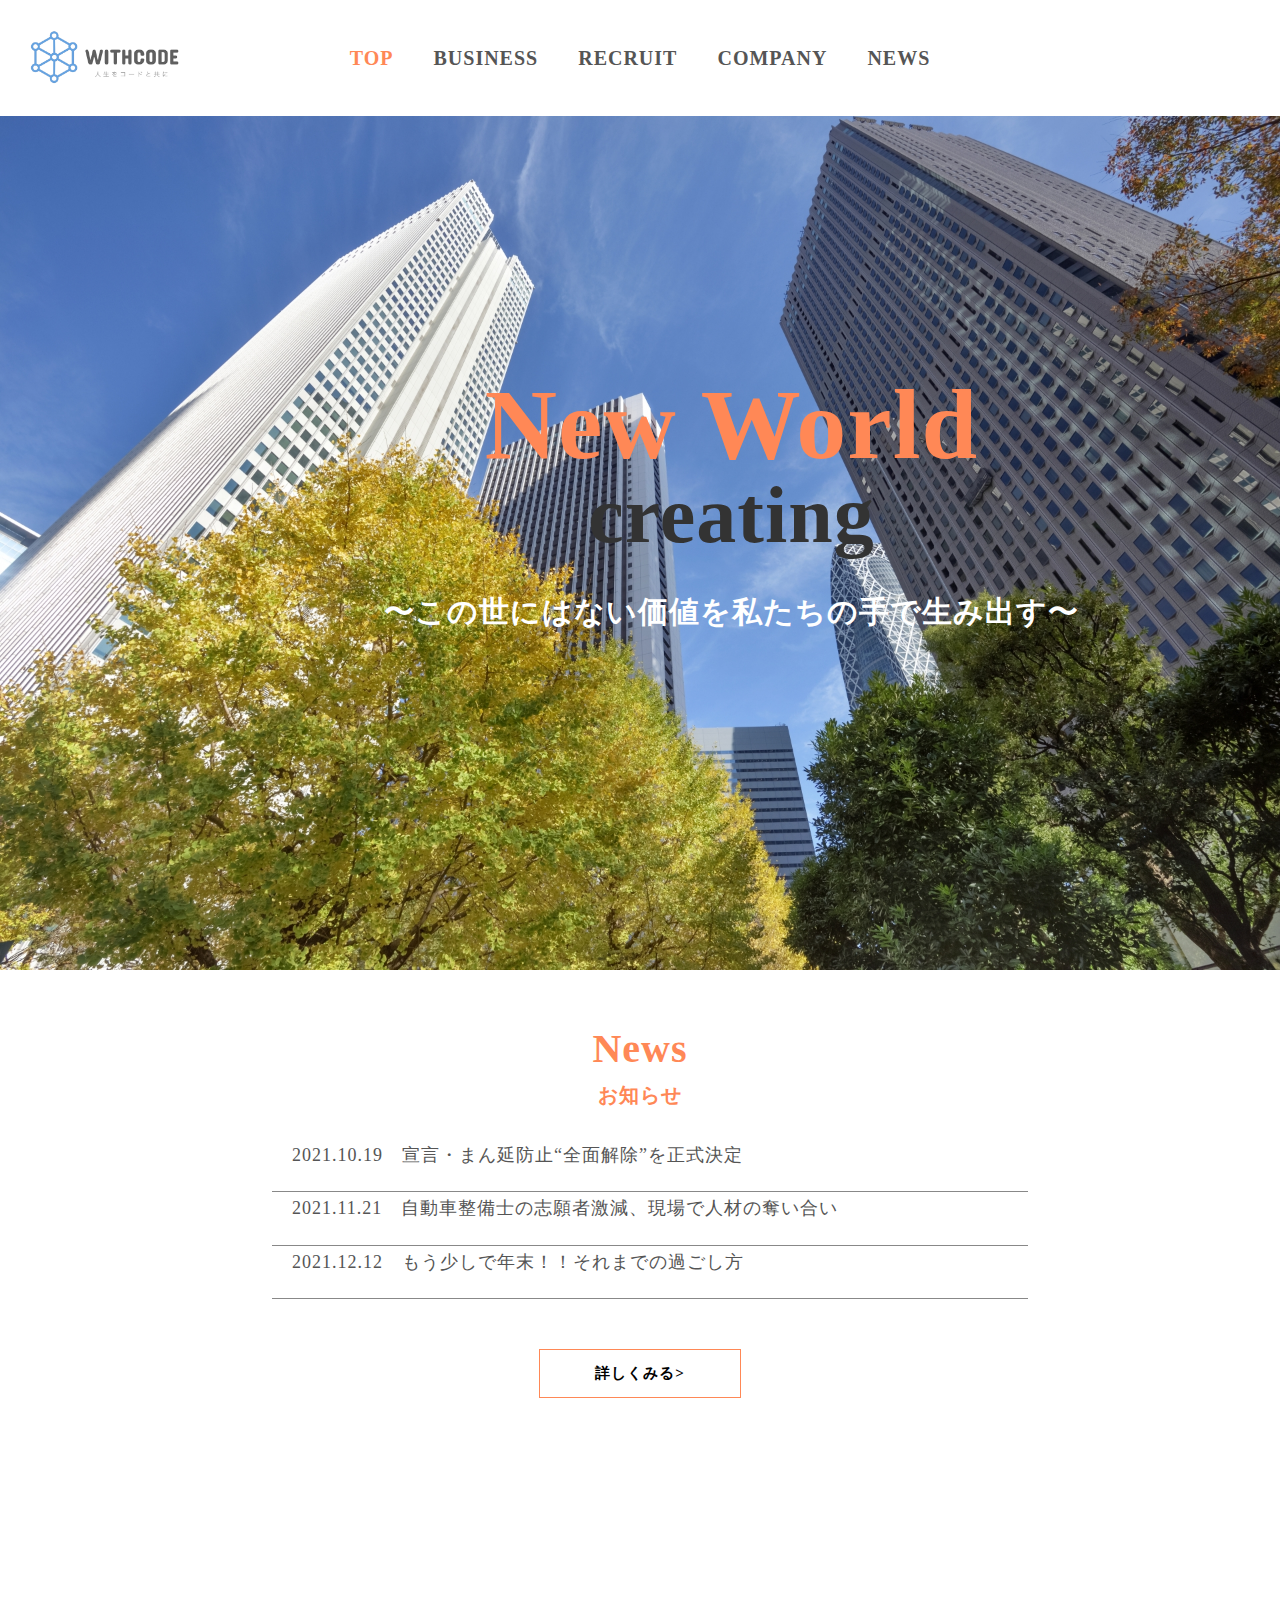
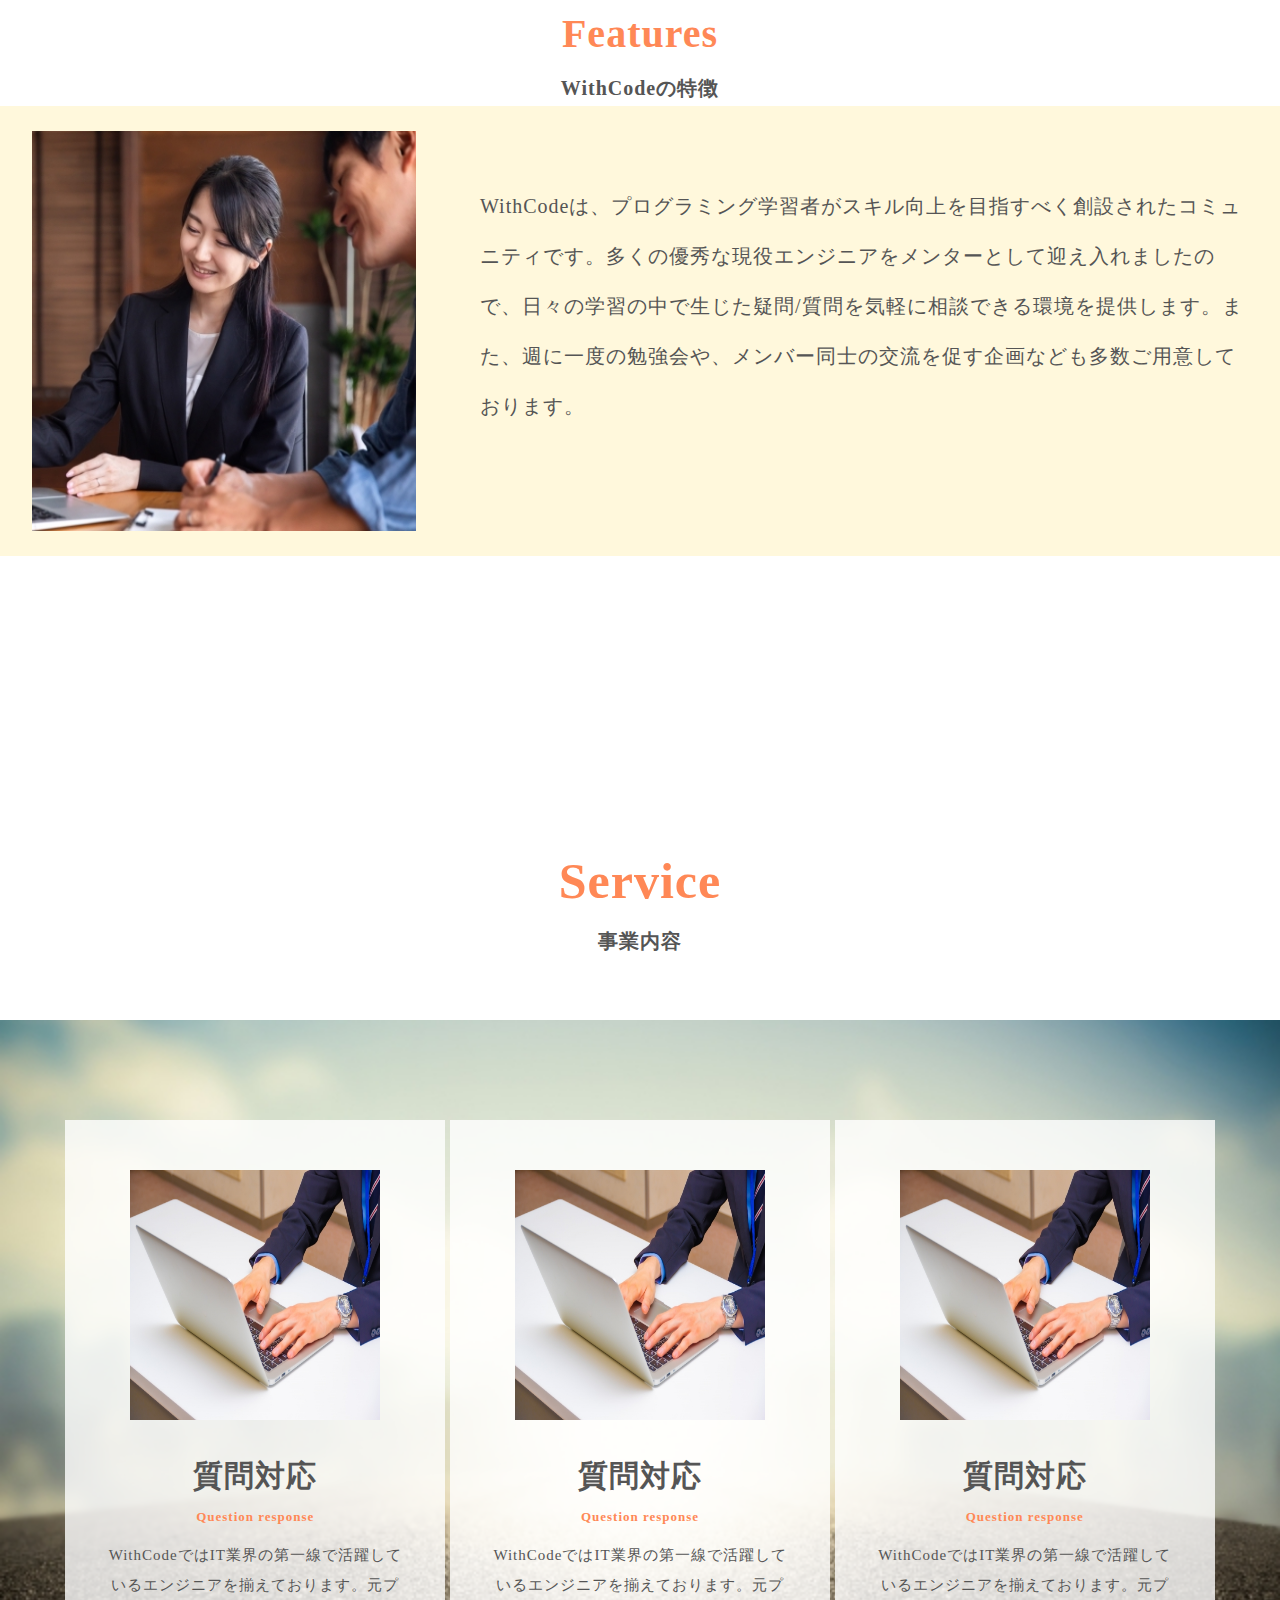
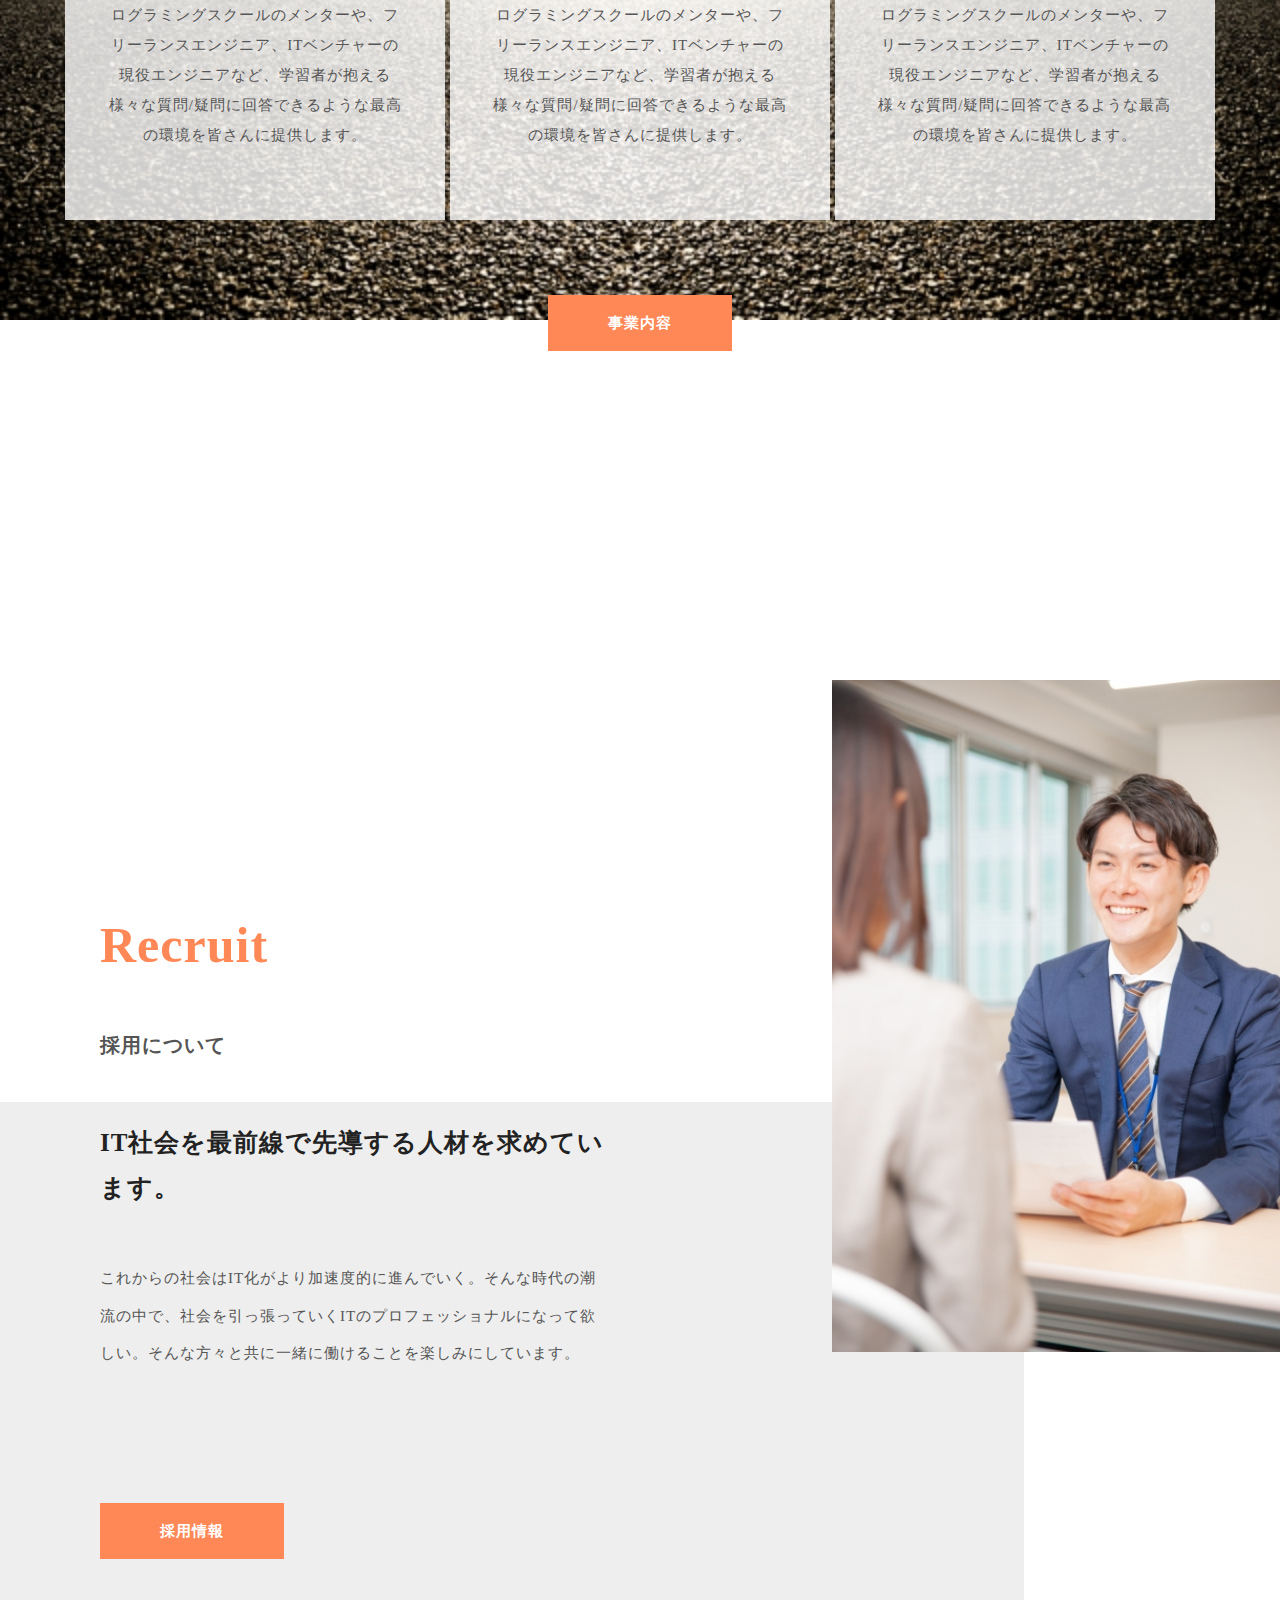
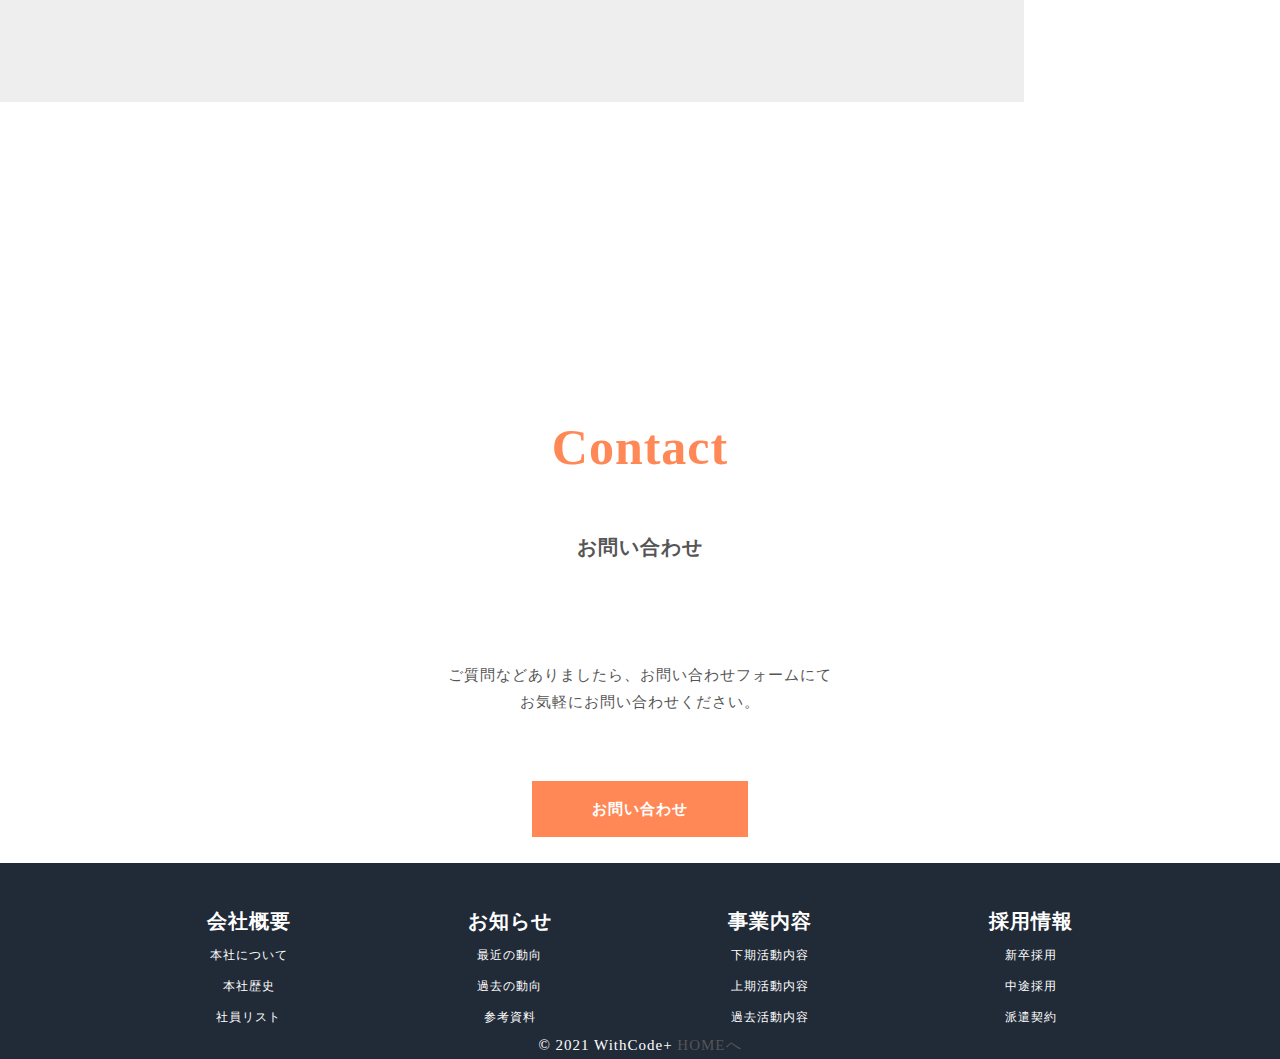
<file: index.html>
<!DOCTYPE html>
<html lang="ja">
  <head>
    <meta charset="UTF-8">
    <title>プログラミング教材「WithCode+」</title>
    <meta name="description" content="「人生をコードと共に」というビジョンを達成するべく、皆さんのプログラミング学習をサポートします。">
    <meta name="keywords" content="IT,プログラミング,コミュニティ">
    <meta name="viewport" content="width=device-width, initial-scale=1.0">
    <meta property="og:title" content="プログラミング教材「WithCode+」">
    <meta property="og:type" content="article">
    <meta property="og:url" content="https://withcode-plus.tech">
    <meta property="og:image" content="img/logo.png">
    <meta property="og:description" content="「人生をコードと共に」というビジョンを達成するべく、皆さんのプログラミング学習をサポートします。">
    <meta property="og:site_name" content="プログラミング教材">
    <link rel="icon" href="favicon.ico">
    <link rel="apple-touch-icon" sizes="180×180" href="img/logo.png">
    <link rel="stylesheet" type="text/css" href="css/reset.css">
    <link rel="stylesheet" type="text/css" href="css/common1.css">
    <link rel="stylesheet" type="text/css" href="css/index.css">
  </head>
  <body>
    <header>
      <div class="header_all">
        <div class="header_inner">
        <a href="index.html">
          <img src="img/logo.png" alt="ロゴ画像">
        </a>
          <nav>
            <ul>
              <li><a href="index.html" class="color">TOP</a></li>
              <li><a href="html/business.html">BUSINESS</a></li>
              <li><a href="html/recruit.html">RECRUIT</a></li>
              <li><a href="html/company.html">COMPANY</a></li>
              <li><a href="html/news.html">NEWS</a></li>
            </ul>
          </nav>
        </div>
        <div class="top_inner">
          <img src="img/top.png" alt="トップ画像">
          <div class="top_title">
            <h1>New World</h1>
            <h2>creating<br><small>〜この世にはない価値を私たちの手で生み出す〜</small></h2>
          </div>
        </div>
      </div>
    </header>
    <main>
      <section class="news secton">
        <h3>News<br><small>お知らせ</small></h3>
        <ul class="news_list">
          <li>
            2021.10.19　宣言・まん延防止“全面解除”を正式決定
          </li>
          <li>
            2021.11.21　自動車整備士の志願者激減、現場で人材の奪い合い
          </li>
          <li>
            2021.12.12　もう少しで年末！！それまでの過ごし方
          </li>
        </ul>
        <p class="more"><a href="html/news.html">詳しくみる></a></p>
      </section>
      <section class="feature section">
        <div class="feature_inner">
          <h4>Features</h4>
          <small>WithCodeの特徴</small>
        </div>
        <div class="feature_bg">
          <img src="img/feature.png" alt="特徴の画像">
          <p>
            WithCodeは、プログラミング学習者がスキル向上を目指すべく創設されたコミュニティです。多くの優秀な現役エンジニアをメンターとして迎え入れましたので、日々の学習の中で生じた疑問/質問を気軽に相談できる環境を提供します。また、週に一度の勉強会や、メンバー同士の交流を促す企画なども多数ご用意しております。
          </p>
        </div>
      </section>
      <section class="service section">
        <h3>Service<br><small>事業内容</small></h3>
        <div class="service_bg">
          <div class="service_item">
            <img src="img/service.png" alt="サービス画像">
            <h4>質問対応</h4>
            <small>Question response</small>
            <p>
              WithCodeではIT業界の第一線で活躍しているエンジニアを揃えております。元プログラミングスクールのメンターや、フリーランスエンジニア、ITベンチャーの現役エンジニアなど、学習者が抱える様々な質問/疑問に回答できるような最高の環境を皆さんに提供します。
            </p>
          </div>
          <div class="service_item">
            <img src="img/service.png" alt="サービス画像">
            <h4>質問対応</h4>
            <small>Question response</small>
            <p>
              WithCodeではIT業界の第一線で活躍しているエンジニアを揃えております。元プログラミングスクールのメンターや、フリーランスエンジニア、ITベンチャーの現役エンジニアなど、学習者が抱える様々な質問/疑問に回答できるような最高の環境を皆さんに提供します。
            </p>
          </div>
          <div class="service_item">
            <img src="img/service.png" alt="サービス画像">
            <h4>質問対応</h4>
            <small>Question response</small>
            <p>
              WithCodeではIT業界の第一線で活躍しているエンジニアを揃えております。元プログラミングスクールのメンターや、フリーランスエンジニア、ITベンチャーの現役エンジニアなど、学習者が抱える様々な質問/疑問に回答できるような最高の環境を皆さんに提供します。
            </p>
          </div>
          <p class="btn"><a href="html/business.html">事業内容</a></p>
        </div>
      </section>
      <section class="recruit section">
        <div class="recruit_inner">
          <h3>Recruit<br><small>採用について</small></h3>
          <h4>IT社会を最前線で先導する人材を求めています。</h4>
          <p>
            これからの社会はIT化がより加速度的に進んでいく。そんな時代の潮流の中で、社会を引っ張っていくITのプロフェッショナルになって欲しい。そんな方々と共に一緒に働けることを楽しみにしています。
          </p>
          <p class="btn"><a href="html/recruit.html">採用情報</a></p>
        </div>
        <img src="img/top_recruit.png" alt="リクルート画像">
        <div class="recruit_bg"></div>
      </section>
      <section class="contact">
        <div class="contact_inner">
          <h3>Contact<br><small>お問い合わせ</small></h3>
          <P>ご質問などありましたら、お問い合わせフォームにて<br>
            お気軽にお問い合わせください。
          </P>
          <p class="btn"><a href="#">お問い合わせ</a></p>
        </div>
      </section>
    </main>
    <footer>
      <div class="footer-wrap">
        <div class="menu-left">
          <h3><a href="html/company.html">会社概要</a></h3>
          <ul class="footer-left">
            <li><a href="#">本社について</a></li>
            <li><a href="#">本社歴史</a></li>
            <li><a href="#">社員リスト</a></li>
          </ul>
        </div>
        <div class="menu-center">
          <h3><a href="html/news.html">お知らせ</a></h3>
          <ul class="footer-center">
            <li><a href="#">最近の動向</a></li>
            <li><a href="#">過去の動向</a></li>
            <li><a href="#">参考資料</a></li>
          </ul>
        </div>
        <div class="menu-R">
          <h3><a href="html/business.html">事業内容</a></h3>
          <ul class="footer-R">
            <li><a href="#">下期活動内容</a></li>
            <li><a href="#">上期活動内容</a></li>
            <li><a href="#">過去活動内容</a></li>
          </ul>
        </div>
        <div class="menu-right">
          <h3><a href="html/recruit.html">採用情報</a></h3>
          <ul class="footer-right">
            <li><a href="#">新卒採用</a></li>
            <li><a href="#">中途採用</a></li>
            <li><a href="#">派遣契約</a></li>
          </ul>
        </div>
        <p class="copyright">©︎ 2021 WithCode+
          <a href="#">HOMEへ</a>
        </p>
      </div>
    </footer>
  </body>
</html>
</file>
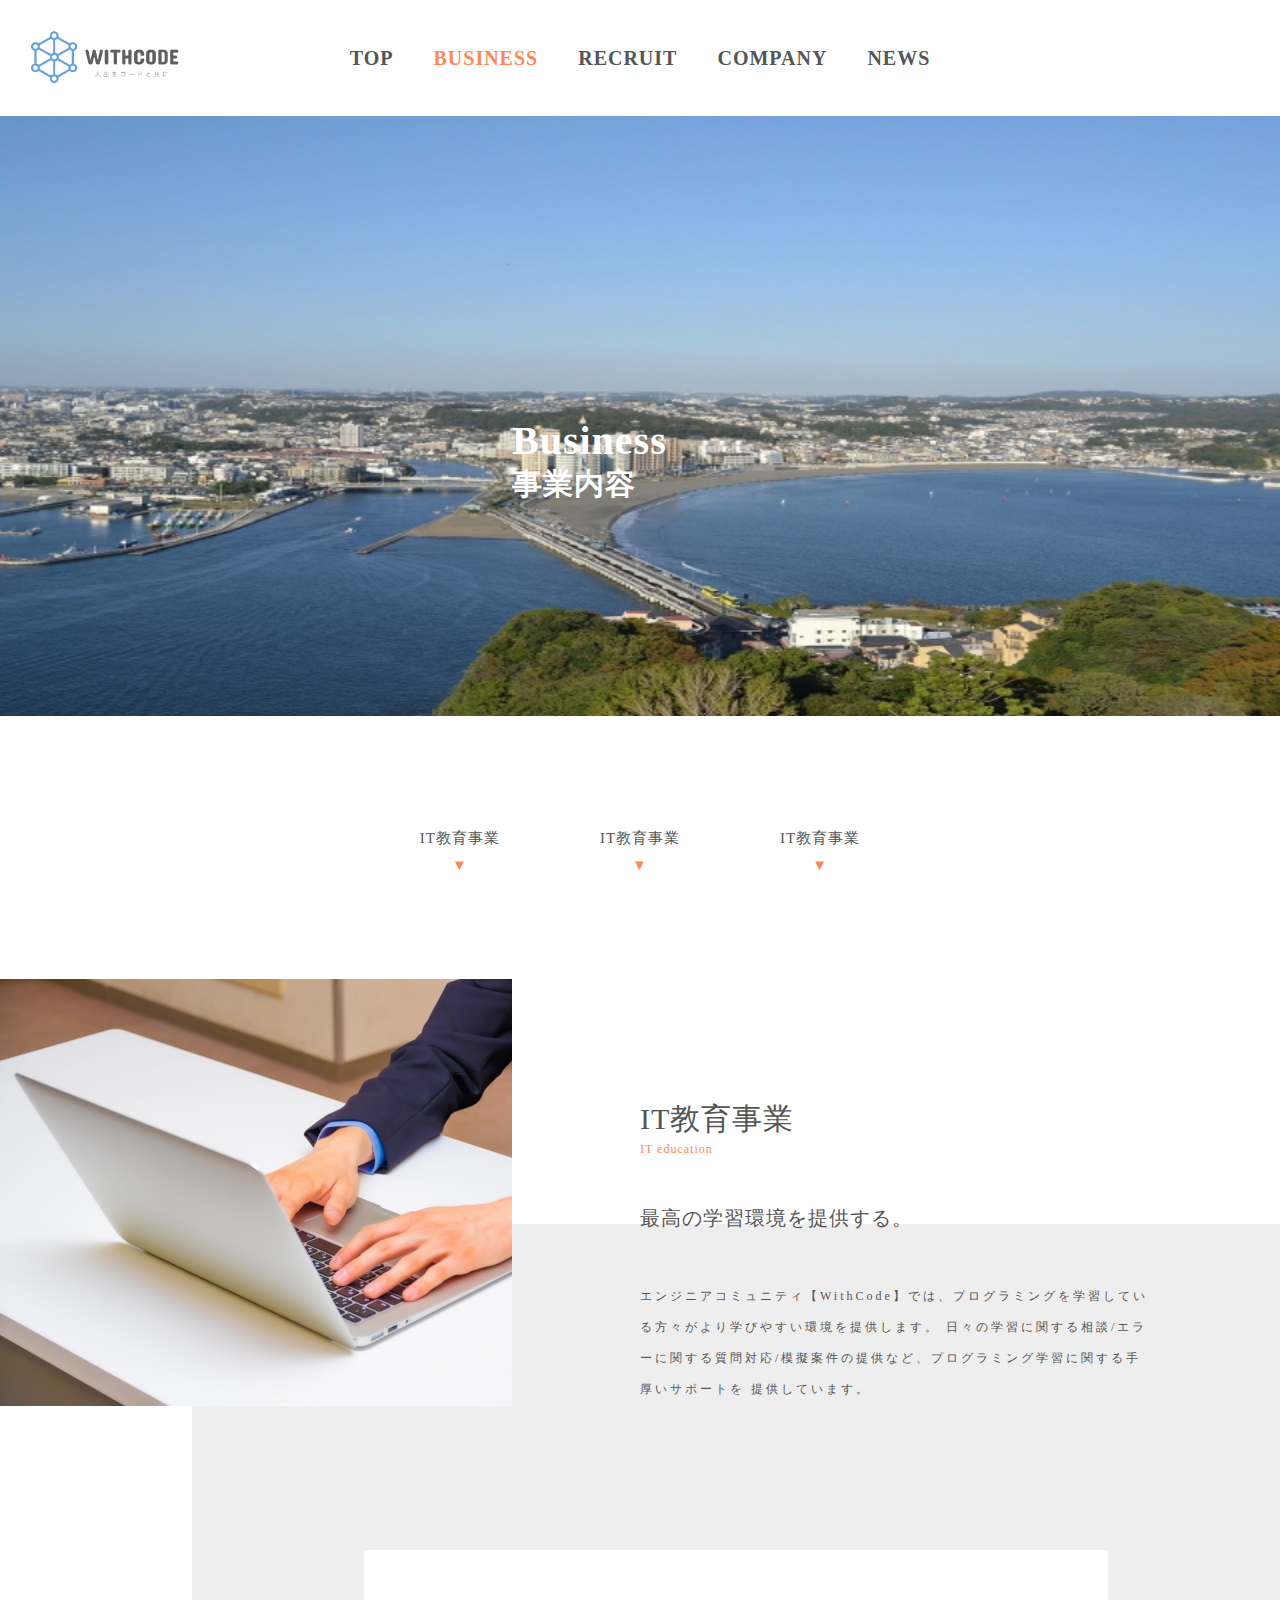
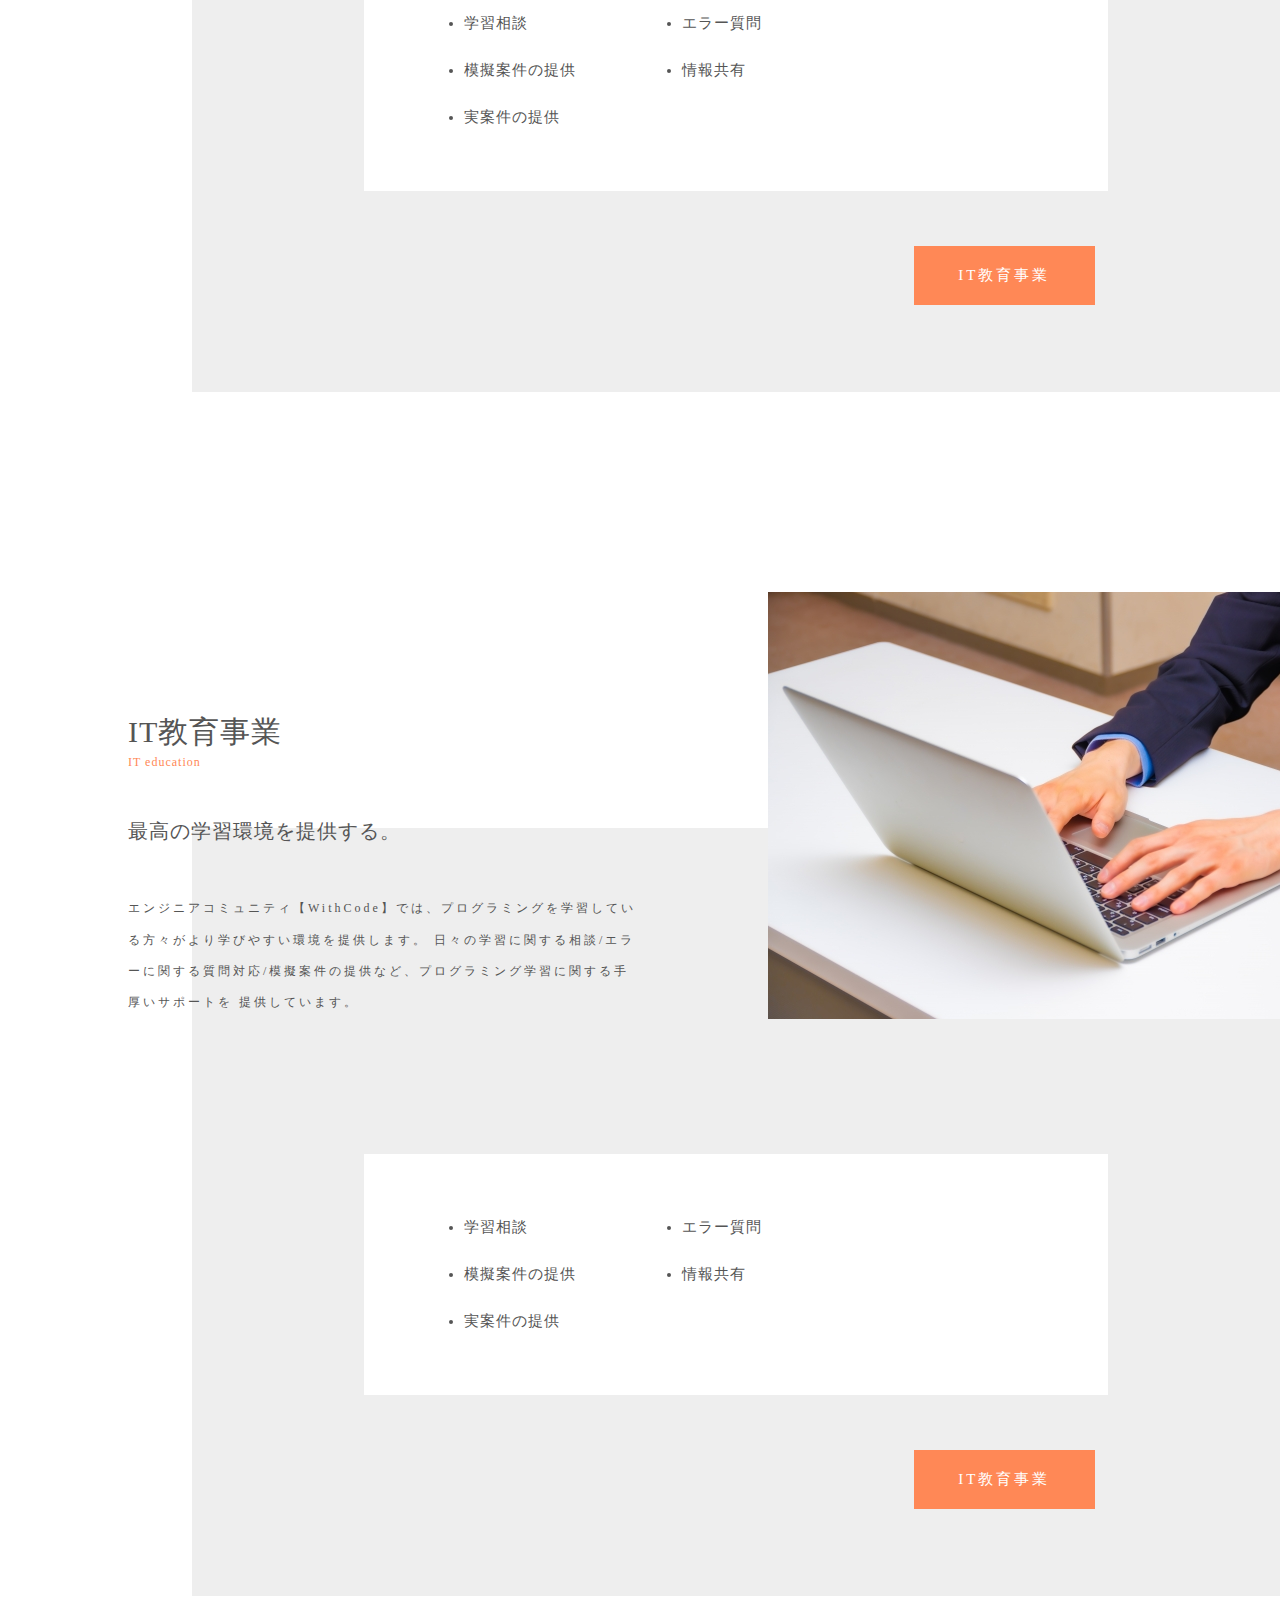
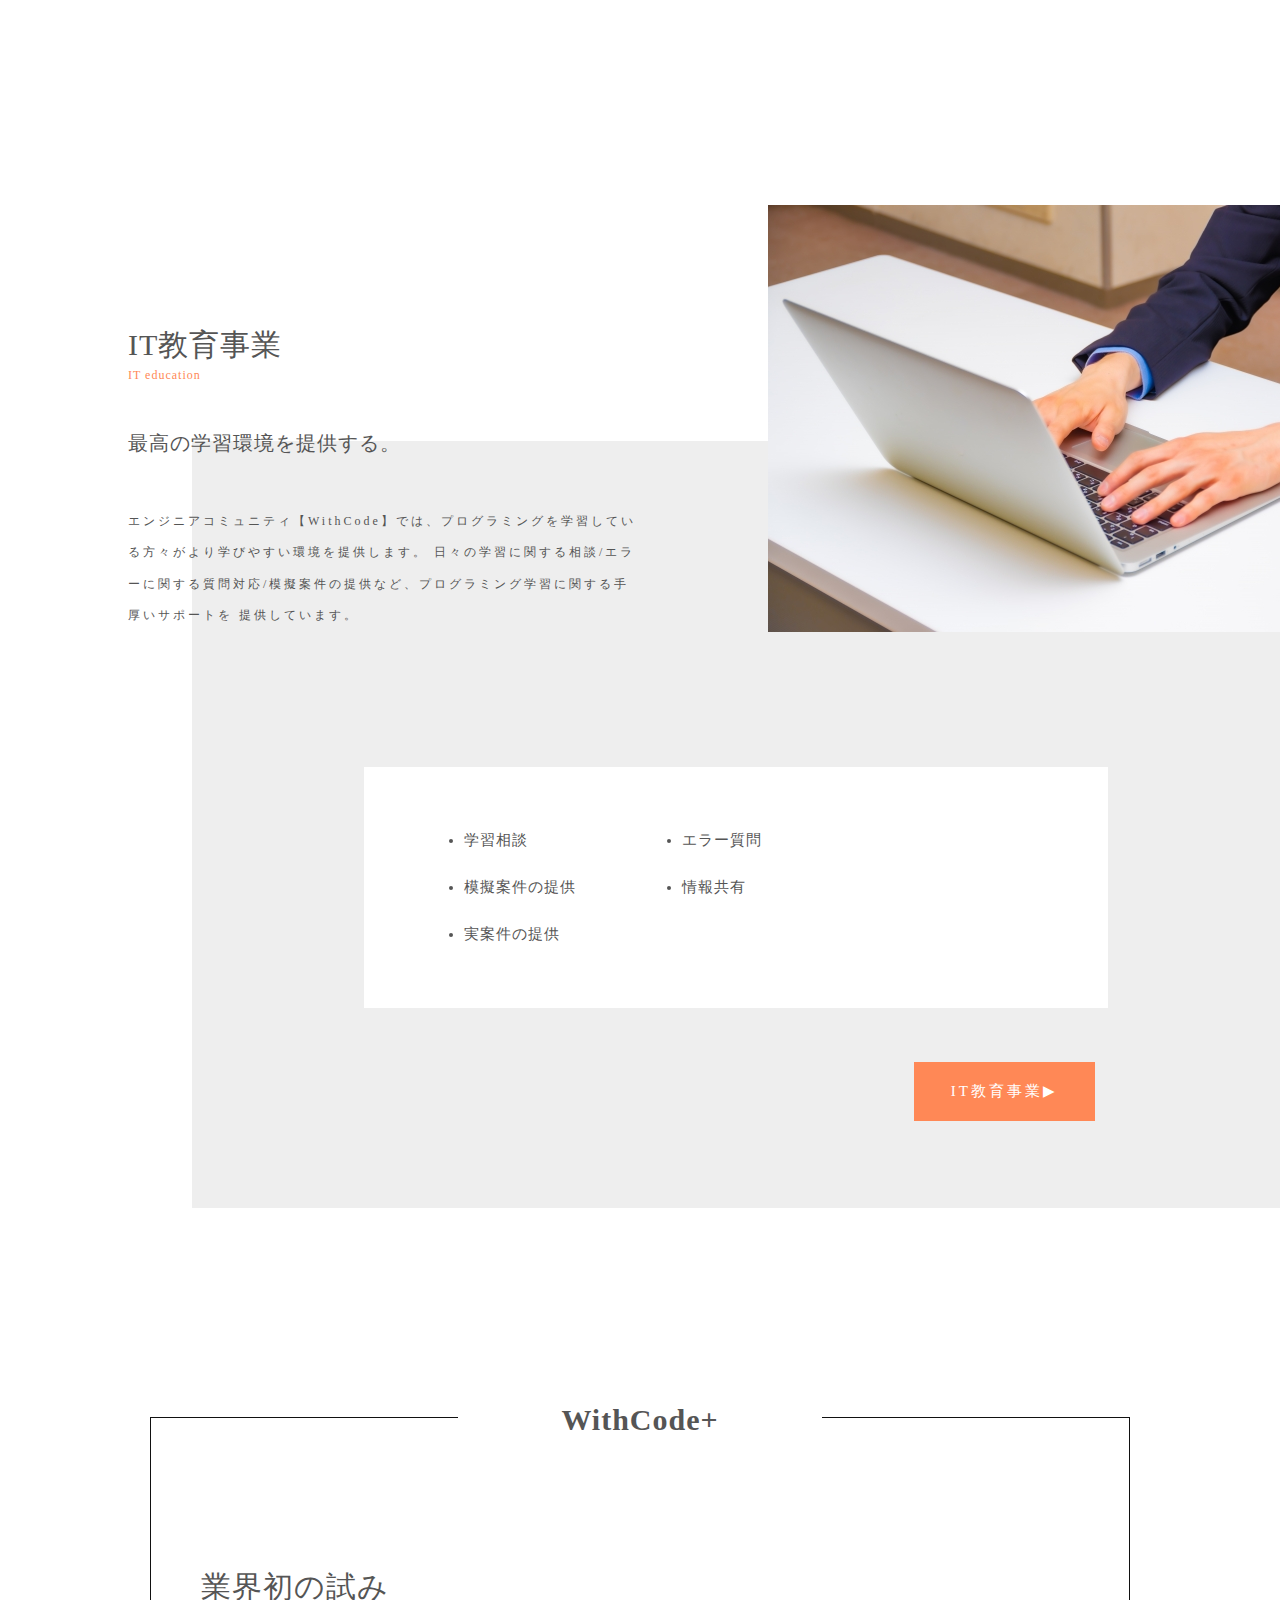
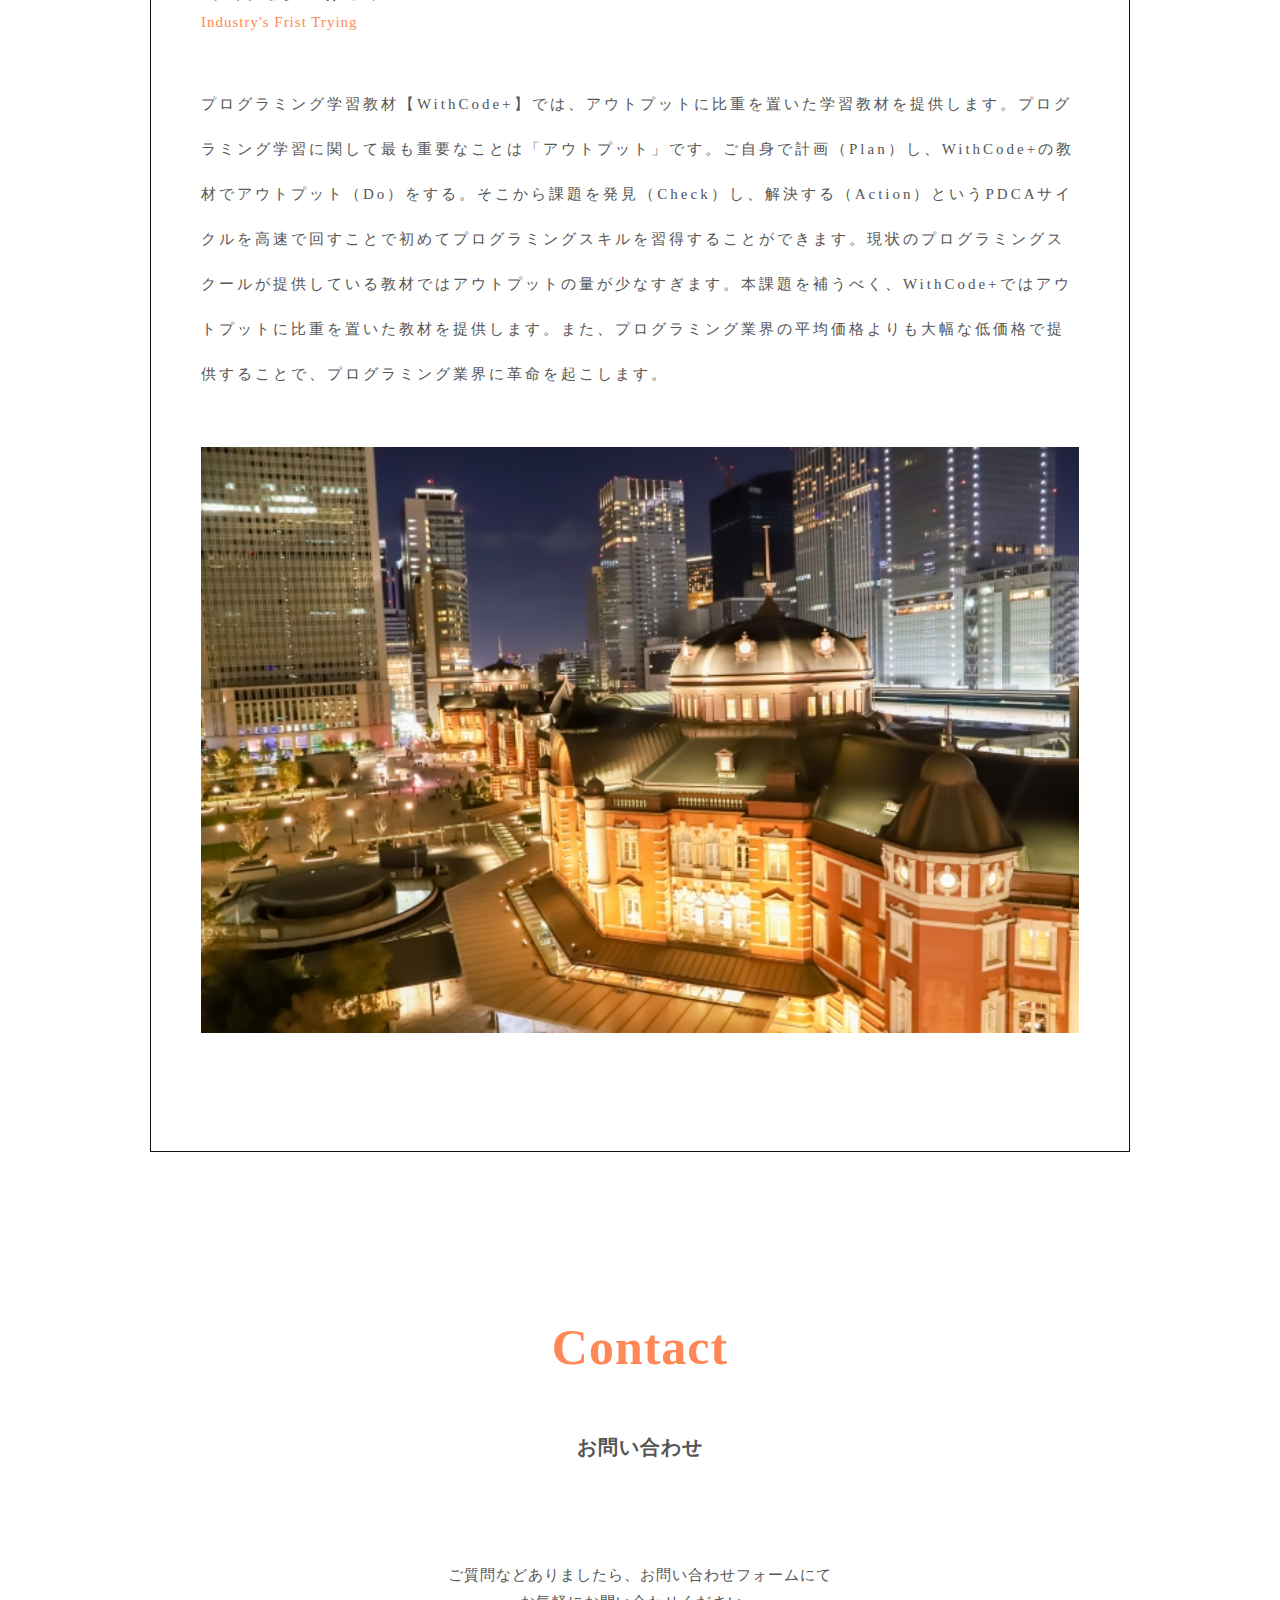
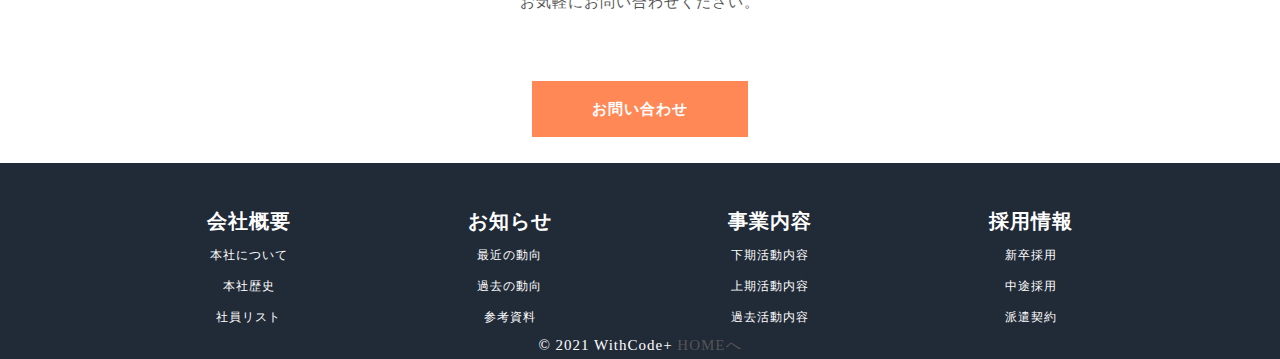
<file: html/business.html>
<!DOCTYPE html>
<html>

  <head>
    <meta charset="UTF-8">
    <title>プログラミング教材「WithCode+」</title>
    <meta name="description" content="「人生をコードと共に」というビジョンを達成するべく、皆さんのプログラミング学習をサポートします。">
    <meta name="keywords" content="IT,プログラミング,コミュニティ">
    <meta name="viewport" content="width=device-width, initial-scale=1.0">
    <meta property="og:title" content="プログラミング教材「WithCode+」">
    <meta property="og:type" content="article">
    <meta property="og:url" content="https://withcode-plus.tech">
    <meta property="og:image" content="img/logo.png">
    <meta property="og:description" content="「人生をコードと共に」というビジョンを達成するべく、皆さんのプログラミング学習をサポートします。">
    <meta property="og:site_name" content="プログラミング教材">
    <link rel="icon" href="../favicon.ico">
    <link rel="apple-touch-icon" sizes="180×180" href="../img/logo.png">
    <link rel="stylesheet" type="text/css" href="../css/reset.css">
    <link rel="stylesheet" type="text/css" href="../css/common1.css">
    <link rel="stylesheet" type="text/css" href="../css/common2.css">
    <link rel="stylesheet" type="text/css" href="../css/business.css">
  </head>
  <body>
    <header>
      <div class="header_all">
        <div class="header_inner">
        <a href="../index.html">
          <img src="../img/logo.png" alt="ロゴ画像">
        </a>
          <nav>
            <ul>
              <li><a href="../index.html">TOP</a></li>
              <li><a href="business.html" class="color">BUSINESS</a></li>
              <li><a href="recruit.html">RECRUIT</a></li>
              <li><a href="company.html">COMPANY</a></li>
              <li><a href="news.html">NEWS</a></li>
            </ul>
          </nav>
        </div>
        <div class="top_inner">
          <img src="../img/business.png" alt="トップ画像">
          <h1>Business<br><small>事業内容</small></h1>
        </div>
      </div>
    </header>
    <main>
      <section class="business">
        <div class="business_inner">
          <div class="business_top">
            <ul>
              <li><a href="#business_list1">IT教育事業<br><small>▼</small></a></li>
              <li><a href="#business_list2">IT教育事業<br><small>▼</small></a></li>
              <li><a href="#business_list3">IT教育事業<br><small>▼</small></a></li>
            </ul>
          </div>
          <div class="business_list" id="business_list1">
            <div class="business_item1">
              <img src="../img/service.png" alt="サービス画像">
            </div>
            <div class="business_item2">
              <h1>IT教育事業<br><small>IT education</small></h1>
              <h2>最高の学習環境を提供する。</h2>
              <p>
                エンジニアコミュニティ【WithCode】では、プログラミングを学習している方々がより学びやすい環境を提供します。 日々の学習に関する相談/エラーに関する質問対応/模擬案件の提供など、プログラミング学習に関する手厚いサポートを
                提供しています。
              </p>
            </div>
            <div class="business_bg">
              <div class="business_content">
                <div class="business_element">
                  <ul>
                    <li>学習相談</li>
                    <li>エラー質問</li>
                    <li>模擬案件の提供</li>
                    <li>情報共有</li>
                    <li>実案件の提供</li>
                  </ul>
                </div>
              </div>
              <p class="btn"><a href="#">IT教育事業</a></p>
            </div>
          </div>
          <div class="business_list" id="business_list2">
            <div class="business_item1_reverse">
              <img src="../img/service.png" alt="サービス画像">
            </div>
            <div class="business_item2_reverse">
              <h1>IT教育事業<br><small>IT education</small></h1>
              <h2>最高の学習環境を提供する。</h2>
              <p>
                エンジニアコミュニティ【WithCode】では、プログラミングを学習している方々がより学びやすい環境を提供します。 日々の学習に関する相談/エラーに関する質問対応/模擬案件の提供など、プログラミング学習に関する手厚いサポートを
                提供しています。
              </p>
            </div>
            <div class="business_bg">
              <div class="business_content">
                <div class="business_element">
                  <ul>
                    <li>学習相談</li>
                    <li>エラー質問</li>
                    <li>模擬案件の提供</li>
                    <li>情報共有</li>
                    <li>実案件の提供</li>
                  </ul>
                </div>
              </div>
              <p class="btn"><a href="#">IT教育事業</a></p>
            </div>
          </div>
          <div class="business_list" id="business_list3">
            <div class="business_item1_reverse">
              <img src="../img/service.png" alt="サービス画像">
            </div>
            <div class="business_item2">
              <h1>IT教育事業<br><small>IT education</small></h1>
              <h2>最高の学習環境を提供する。</h2>
              <p>
                エンジニアコミュニティ【WithCode】では、プログラミングを学習している方々がより学びやすい環境を提供します。 日々の学習に関する相談/エラーに関する質問対応/模擬案件の提供など、プログラミング学習に関する手厚いサポートを
                提供しています。
              </p>
            </div>
            <div class="business_bg">
              <div class="business_content">
                <div class="business_element">
                  <ul>
                    <li>学習相談</li>
                    <li>エラー質問</li>
                    <li>模擬案件の提供</li>
                    <li>情報共有</li>
                    <li>実案件の提供</li>
                  </ul>
                </div>
              </div>
              <p class="btn"><a href="#">IT教育事業▶︎</a></p>
            </div>
          </div>
        </div>
      </section>
      <section class="letter section">
        <div class="letter_inner">
          <h1>WithCode+</h1>
          <div class="letter_list">
            <h2>業界初の試み<br><small>Industry's Frist Trying</small></h2>
            <div class="letter_item">
              <p>
                プログラミング学習教材【WithCode+】では、アウトプットに比重を置いた学習教材を提供します。プログラミング学習に関して最も重要なことは「アウトプット」です。ご自身で計画（Plan）し、WithCode+の教材でアウトプット（Do）をする。そこから課題を発見（Check）し、解決する（Action）というPDCAサイクルを高速で回すことで初めてプログラミングスキルを習得することができます。現状のプログラミングスクールが提供している教材ではアウトプットの量が少なすぎます。本課題を補うべく、WithCode+ではアウトプットに比重を置いた教材を提供します。また、プログラミング業界の平均価格よりも大幅な低価格で提供することで、プログラミング業界に革命を起こします。
              </p>
              <p><img src="../img/business_letter.png" alt="レター画像"></p>
            </div>
        </div>
      </section>
      <section class="contact">
        <div class="contact_inner">
          <h3>Contact<br><small>お問い合わせ</small></h3>
          <P>
            ご質問などありましたら、お問い合わせフォームにて<br>お気軽にお問い合わせください。
          </P>
          <p class="btn"><a href="">お問い合わせ</a></p>
        </div>
      </section>
    </main>
    <footer>
      <div class="footer-wrap">
        <div class="menu-left">
          <h3><a href="html/company.html">会社概要</a></h3>
          <ul class="footer-left">
            <li><a href="#">本社について</a></li>
            <li><a href="#">本社歴史</a></li>
            <li><a href="#">社員リスト</a></li>
          </ul>
        </div>
        <div class="menu-center">
          <h3><a href="html/news.html">お知らせ</a></h3>
          <ul class="footer-center">
            <li><a href="#">最近の動向</a></li>
            <li><a href="#">過去の動向</a></li>
            <li><a href="#">参考資料</a></li>
          </ul>
        </div>
        <div class="menu-R">
          <h3><a href="html/business.html">事業内容</a></h3>
          <ul class="footer-R">
            <li><a href="#">下期活動内容</a></li>
            <li><a href="#">上期活動内容</a></li>
            <li><a href="#">過去活動内容</a></li>
          </ul>
        </div>
        <div class="menu-right">
          <h3><a href="html/recruit.html">採用情報</a></h3>
          <ul class="footer-right">
            <li><a href="#">新卒採用</a></li>
            <li><a href="#">中途採用</a></li>
            <li><a href="#">派遣契約</a></li>
          </ul>
        </div>
        <p class="copyright">©︎ 2021 WithCode+
          <a href="#">HOMEへ</a>
        </p>
      </div>
    </footer>
  </body>
</html>
</file>
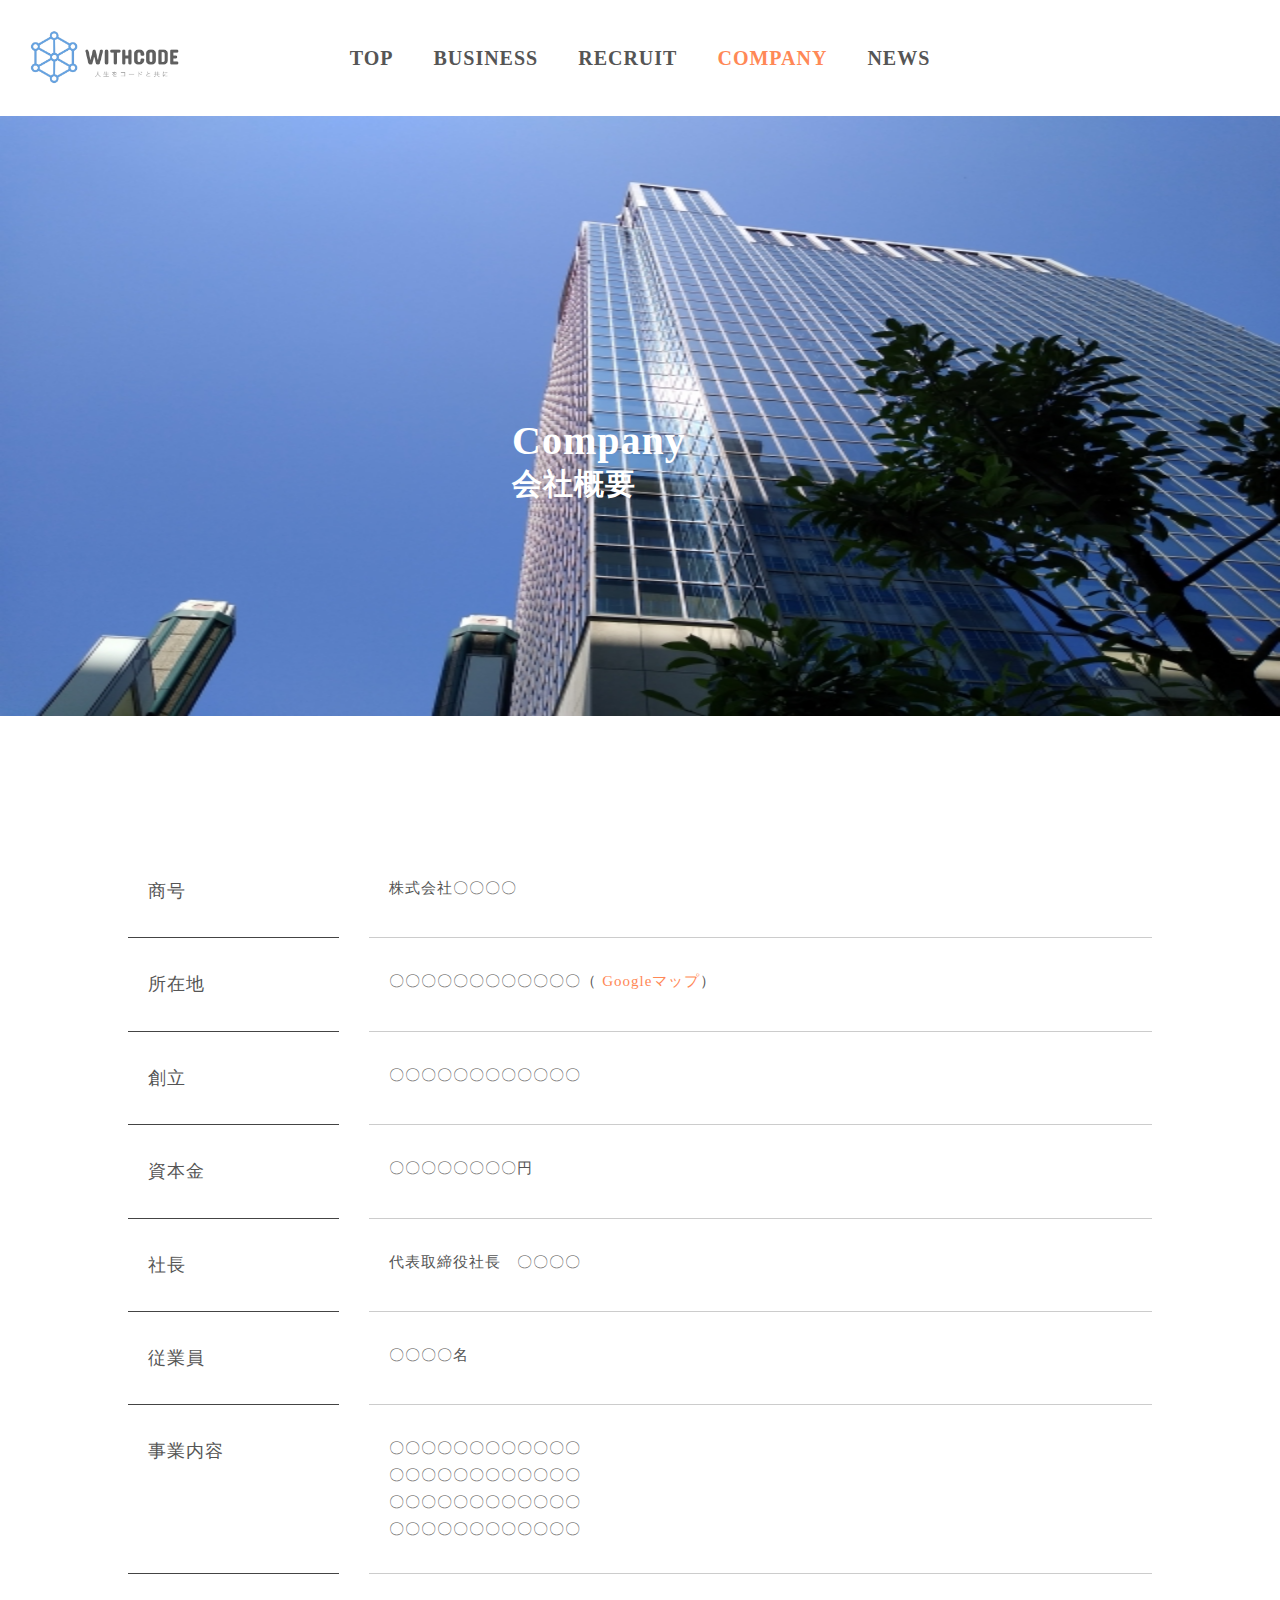
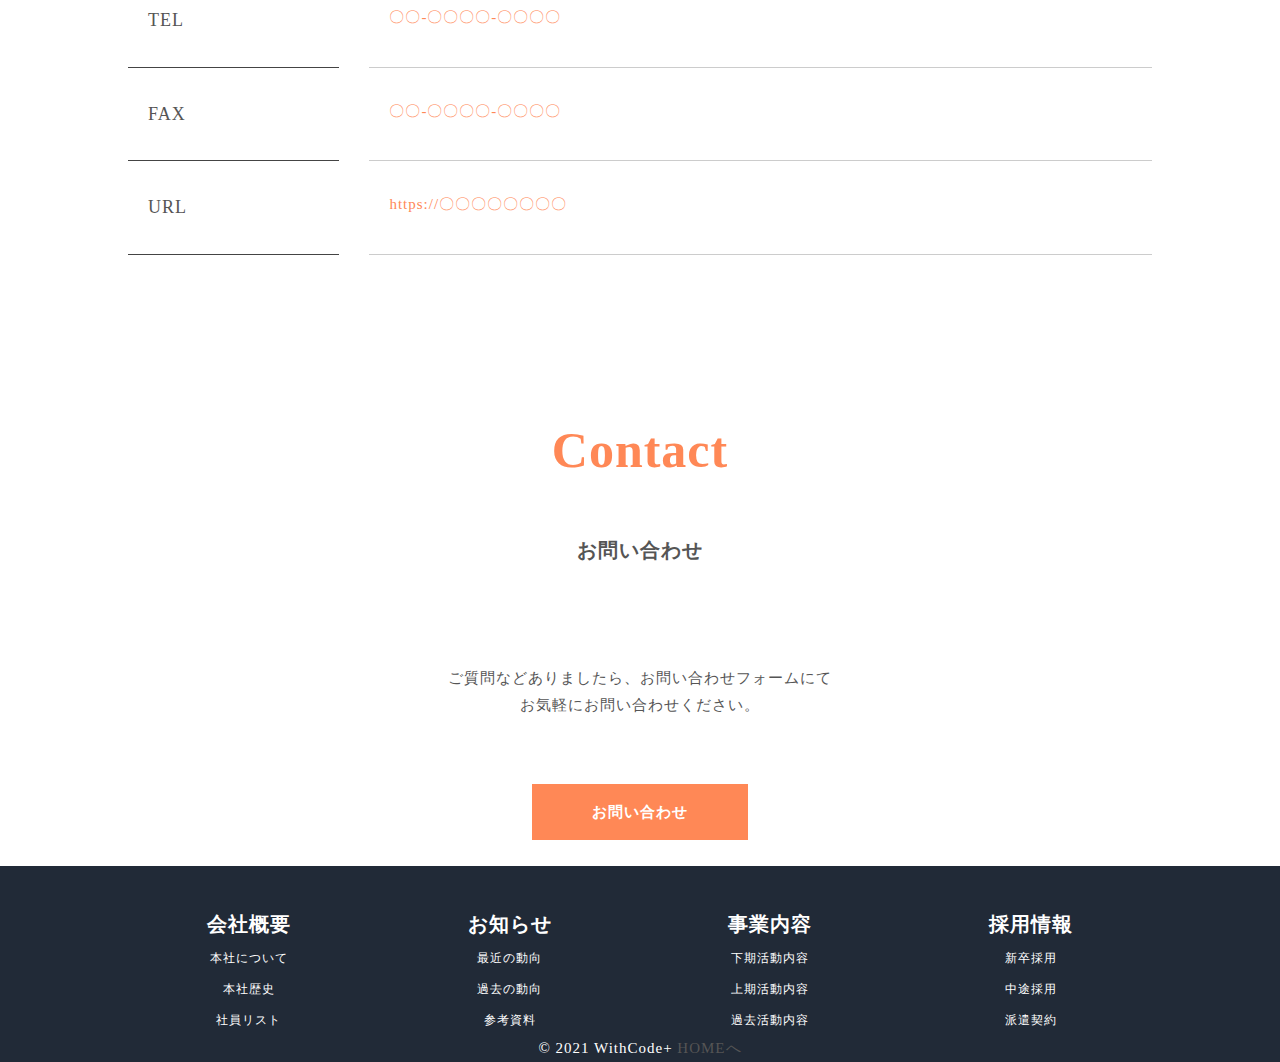
<file: html/company.html>
<!DOCTYPE html>
<html>
  <head>
    <meta charset="UTF-8">
    <title>プログラミング教材「WithCode+」</title>
    <meta name="description" content="「人生をコードと共に」というビジョンを達成するべく、皆さんのプログラミング学習をサポートします。">
    <meta name="keywords" content="IT,プログラミング,コミュニティ">
    <meta name="viewport" content="width=device-width, initial-scale=1.0">
    <meta property="og:title" content="プログラミング教材「WithCode+」">
    <meta property="og:type" content="article">
    <meta property="og:url" content="https://withcode-plus.tech">
    <meta property="og:image" content="img/logo.png">
    <meta property="og:description" content="「人生をコードと共に」というビジョンを達成するべく、皆さんのプログラミング学習をサポートします。">
    <meta property="og:site_name" content="プログラミング教材">
    <link rel="icon" href="../favicon.ico">
    <link rel="apple-touch-icon" sizes="180×180" href="../img/logo.png">
    <link rel="stylesheet" type="text/css" href="../css/reset.css">
    <link rel="stylesheet" type="text/css" href="../css/common1.css">
    <link rel="stylesheet" type="text/css" href="../css/common2.css">
    <link rel="stylesheet" type="text/css" href="../css/company.css">
  </head>
  <body>
    <header>
      <div class="header_all">
        <div class="header_inner">
        <a href="../index.html">
          <img src="../img/logo.png" alt="ロゴ画像">
        </a>
          <nav>
            <ul>
              <li><a href="../index.html">TOP</a></li>
              <li><a href="business.html">BUSINESS</a></li>
              <li><a href="recruit.html">RECRUIT</a></li>
              <li><a href="#" class="color">COMPANY</a></li>
              <li><a href="news.html">NEWS</a></li>
            </ul>
          </nav>
        </div>
        <div class="top_inner">
          <img src="../img/company.png" alt="トップ画像">
          <h1>Company<br><small>会社概要</small></h1>
        </div>
      </div>
    </header>
    <main>
      <section class="company section">
        <div class="company_inner">
          <ul class="company_list">
            <li>
              <span>商号</span>
              <p>株式会社〇〇〇〇</p>
            </li>
            <li>
              <span>所在地</span>
              <p>〇〇〇〇〇〇〇〇〇〇〇〇（<a href="" class="map_link"> Googleマップ</a>）</p>
            </li>
            <li>
              <span>創立</span>
              <p>〇〇〇〇〇〇〇〇〇〇〇〇</p>
            </li>
            <li>
              <span>資本金</span>
              <p>〇〇〇〇〇〇〇〇円</p>
            </li>
            <li>
              <span>社長</span>
              <p>代表取締役社長　〇〇〇〇</p>
            </li>
            <li>
              <span>従業員</span>
              <p>〇〇〇〇名</p>
            </li>
            <li>
              <span>事業内容</span>
              <p>
                〇〇〇〇〇〇〇〇〇〇〇〇<br>
                〇〇〇〇〇〇〇〇〇〇〇〇<br>
                〇〇〇〇〇〇〇〇〇〇〇〇<br>
                〇〇〇〇〇〇〇〇〇〇〇〇<br>
              </p>
            </li>
            <li>
              <span>TEL</span>
              <p><a href="">〇〇-〇〇〇〇-〇〇〇〇</a></p>
            </li>
            <li>
              <span>FAX</span>
              <p><a href="">〇〇-〇〇〇〇-〇〇〇〇</a></p>
            </li>
            <li>
              <span>URL</span>
              <p><a href="">https://〇〇〇〇〇〇〇〇</a></p>
            </li>
          </ul>
        </div>
      <section>
        <section class="contact">
          <div class="contact_inner">
            <h3>Contact<br><small>お問い合わせ</small></h3>
            <P>
              ご質問などありましたら、お問い合わせフォームにて<br>お気軽にお問い合わせください。
            </P>
            <p class="btn"><a href="">お問い合わせ</a></p>
          </div>
        </section>
    </main>
    <footer>
      <div class="footer-wrap">
        <div class="menu-left">
          <h3><a href="html/company.html">会社概要</a></h3>
          <ul class="footer-left">
            <li><a href="#">本社について</a></li>
            <li><a href="#">本社歴史</a></li>
            <li><a href="#">社員リスト</a></li>
          </ul>
        </div>
        <div class="menu-center">
          <h3><a href="html/news.html">お知らせ</a></h3>
          <ul class="footer-center">
            <li><a href="#">最近の動向</a></li>
            <li><a href="#">過去の動向</a></li>
            <li><a href="#">参考資料</a></li>
          </ul>
        </div>
        <div class="menu-R">
          <h3><a href="html/business.html">事業内容</a></h3>
          <ul class="footer-R">
            <li><a href="#">下期活動内容</a></li>
            <li><a href="#">上期活動内容</a></li>
            <li><a href="#">過去活動内容</a></li>
          </ul>
        </div>
        <div class="menu-right">
          <h3><a href="html/recruit.html">採用情報</a></h3>
          <ul class="footer-right">
            <li><a href="#">新卒採用</a></li>
            <li><a href="#">中途採用</a></li>
            <li><a href="#">派遣契約</a></li>
          </ul>
        </div>
        <p class="copyright">©︎ 2021 WithCode+
          <a href="#">HOMEへ</a>
        </p>
      </div>
    </footer>
  </body>
</html>
</file>
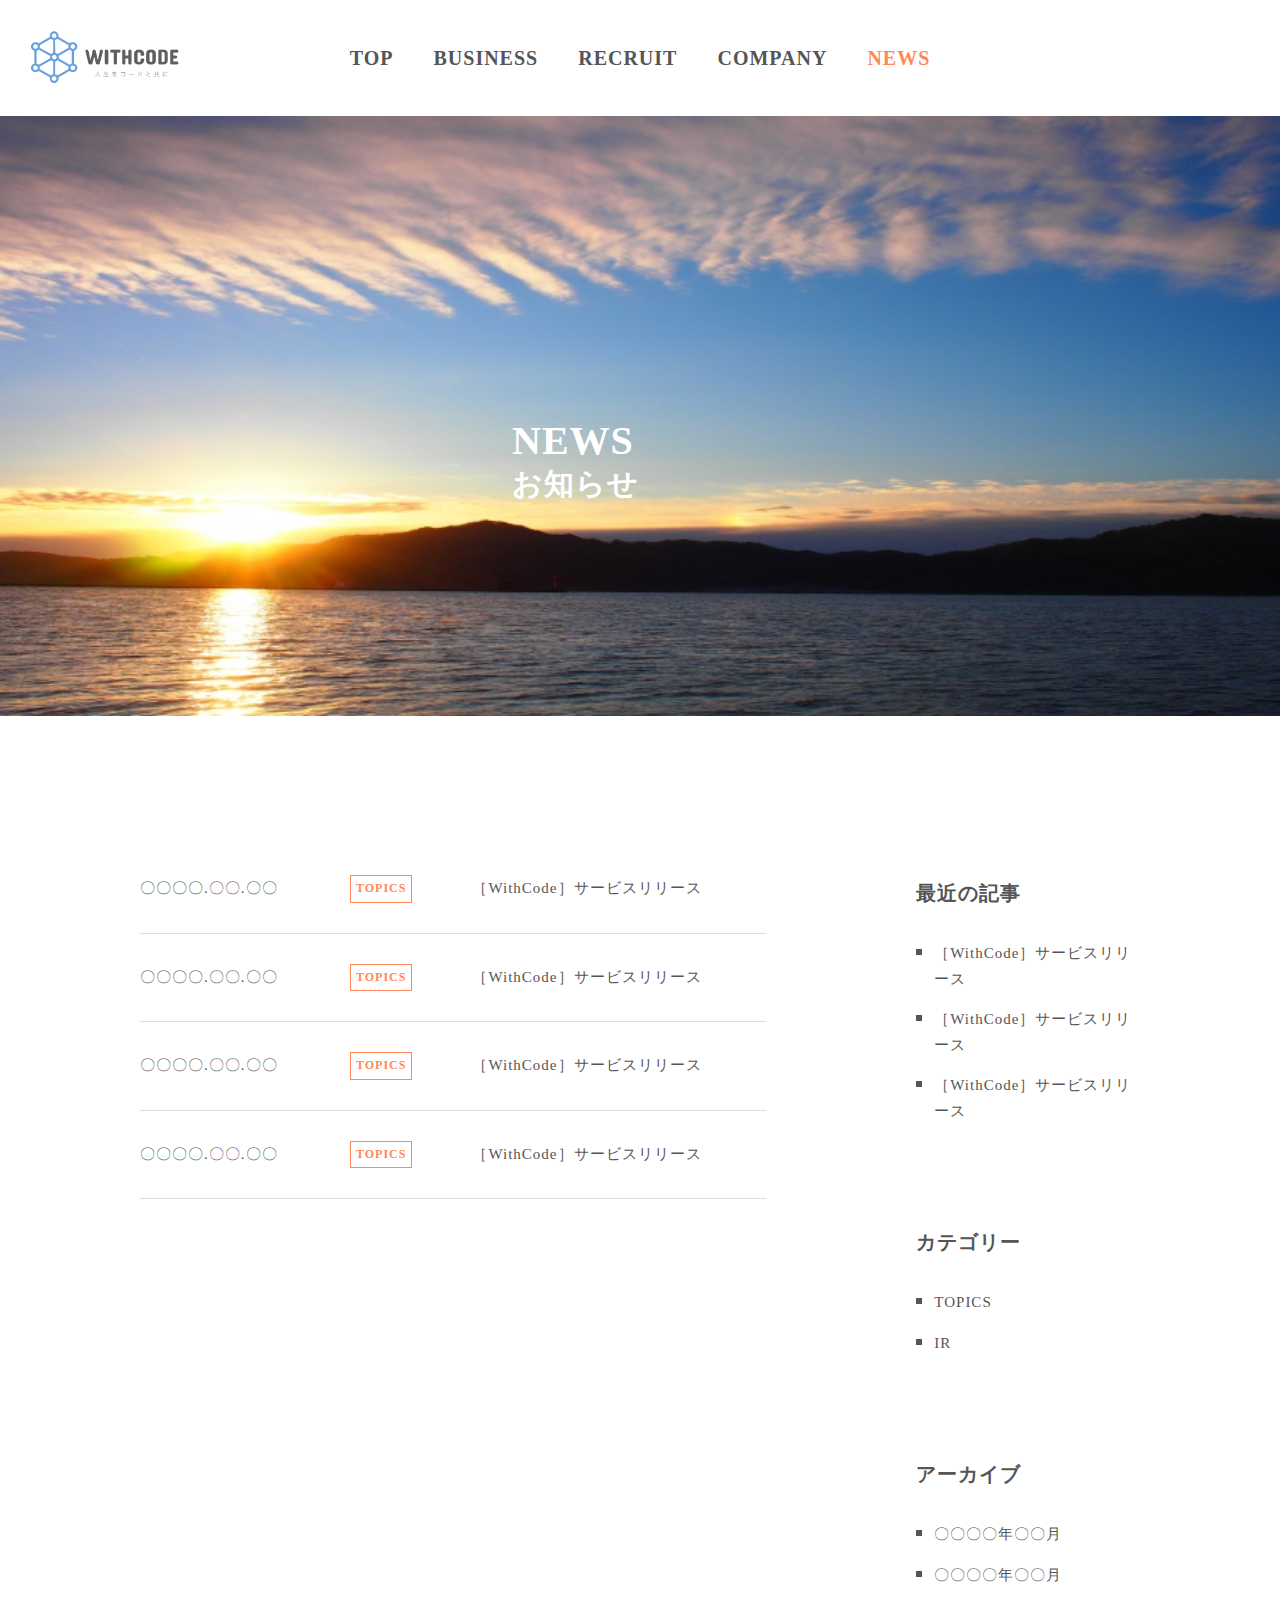
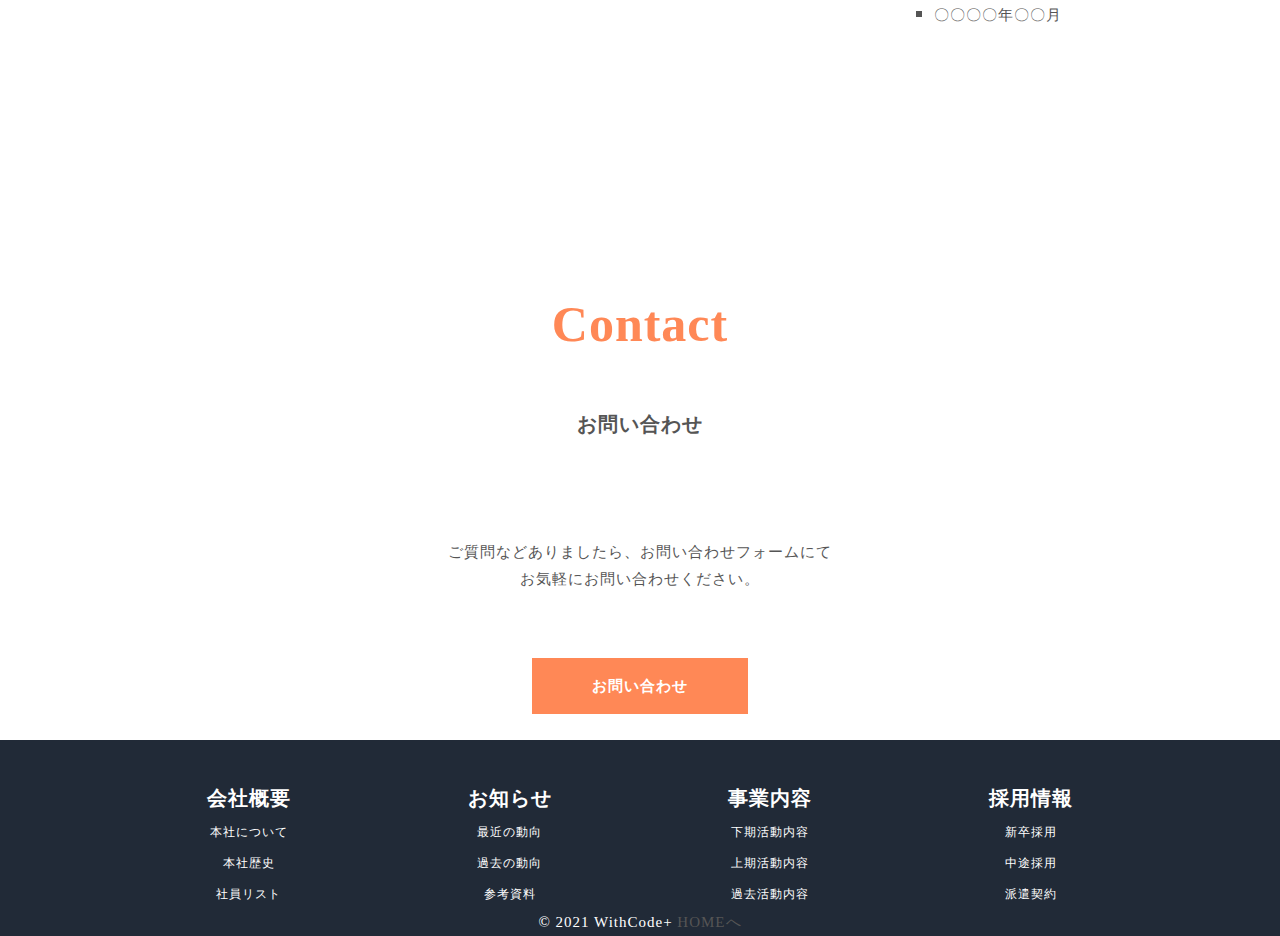
<file: html/news.html>
<!DOCTYPE html>
<html>
  <head>
    <meta charset="UTF-8">
    <title>プログラミング教材「WithCode+」</title>
    <meta name="description" content="「人生をコードと共に」というビジョンを達成するべく、皆さんのプログラミング学習をサポートします。">
    <meta name="keywords" content="IT,プログラミング,コミュニティ">
    <meta name="viewport" content="width=device-width, initial-scale=1.0">
    <meta property="og:title" content="プログラミング教材「WithCode+」">
    <meta property="og:type" content="article">
    <meta property="og:url" content="https://withcode-plus.tech">
    <meta property="og:image" content="img/logo.png">
    <meta property="og:description" content="「人生をコードと共に」というビジョンを達成するべく、皆さんのプログラミング学習をサポートします。">
    <meta property="og:site_name" content="プログラミング教材">
    <link rel="icon" href="../favicon.ico">
    <link rel="apple-touch-icon" sizes="180×180" href="../img/logo.png">
    <link rel="stylesheet" type="text/css" href="../css/reset.css">
    <link rel="stylesheet" type="text/css" href="../css/common1.css">
    <link rel="stylesheet" type="text/css" href="../css/common2.css">
    <link rel="stylesheet" type="text/css" href="../css/news.css">
  </head>
  <body>
    <header>
      <div class="header_all">
        <div class="header_inner">
        <a href="../index.html">
          <img src="../img/logo.png" alt="ロゴ画像">
        </a>
          <nav>
            <ul>
              <li><a href="../index.html">TOP</a></li>
              <li><a href="business.html">BUSINESS</a></li>
              <li><a href="recruit.html">RECRUIT</a></li>
              <li><a href="company.html">COMPANY</a></li>
              <li><a href="news.html" class="color">NEWS</a></li>
            </ul>
          </nav>
        </div>
        <div class="top_inner">
          <img src="../img/news.png" alt="トップ画像">
          <h1>NEWS<br><small>お知らせ</small></h1>
        </div>
      </div>
    </header>
    <main>
      <section class="news section">
        <div class="news_inner">
          <div class="news_main">
            <ul class="news_list">
              <li>
                <span class="news_date">〇〇〇〇.〇〇.〇〇</span>
                <p class="news_category">TOPICS</p>
                <a href="#" class="news_ttl">［WithCode］サービスリリース</a>
              </li>
              <li>
                <span class="news_date">〇〇〇〇.〇〇.〇〇</span>
                <p class="news_category">TOPICS</p>
                <a href="#" class="news_ttl">［WithCode］サービスリリース</a>
              </li>
              <li>
                <span class="news_date">〇〇〇〇.〇〇.〇〇</span>
                <p class="news_category">TOPICS</p>
                <a href="#" class="news_ttl">［WithCode］サービスリリース</a>
              </li>
              <li>
                <span class="news_date">〇〇〇〇.〇〇.〇〇</span>
                <p class="news_category">TOPICS</p>
                <a href="#" class="news_ttl">［WithCode］サービスリリース</a>
              </li>
            </ul>
          </div>
          <div class="news_side">
            <div class="news_side_link">
              <p>最近の記事</p>
              <ul class="news_side_list">
                <li><a href="#">［WithCode］サービスリリース</a></li>
                <li><a href="#">［WithCode］サービスリリース</a></li>
                <li><a href="#">［WithCode］サービスリリース</a></li>
              </ul>
            </div>
            <div class="news_side_link">
              <p>カテゴリー</p>
              <ul class="news_side_list">
                <li><a href="#">TOPICS</a></li>
                <li><a href="#">IR</a></li>
              </ul>
            </div>
            <div class="news_side_link">
              <p>アーカイブ</p>
              <ul class="news_side_list">
                <li><a href="">〇〇〇〇年〇〇月</a></li>
                <li><a href="">〇〇〇〇年〇〇月</a></li>
                <li><a href="">〇〇〇〇年〇〇月</a></li>
              </ul>
            </div>
          </div>
        </div>
      </section>
      <section class="contact">
        <div class="contact_inner">
          <h3>Contact<br><small>お問い合わせ</small></h3>
          <P>
            ご質問などありましたら、お問い合わせフォームにて<br>お気軽にお問い合わせください。
          </P>
          <p class="btn"><a href="">お問い合わせ</a></p>
        </div>
      </section>
    </main>
    <footer>
      <div class="footer-wrap">
        <div class="menu-left">
          <h3><a href="html/company.html">会社概要</a></h3>
          <ul class="footer-left">
            <li><a href="#">本社について</a></li>
            <li><a href="#">本社歴史</a></li>
            <li><a href="#">社員リスト</a></li>
          </ul>
        </div>
        <div class="menu-center">
          <h3><a href="html/news.html">お知らせ</a></h3>
          <ul class="footer-center">
            <li><a href="#">最近の動向</a></li>
            <li><a href="#">過去の動向</a></li>
            <li><a href="#">参考資料</a></li>
          </ul>
        </div>
        <div class="menu-R">
          <h3><a href="html/business.html">事業内容</a></h3>
          <ul class="footer-R">
            <li><a href="#">下期活動内容</a></li>
            <li><a href="#">上期活動内容</a></li>
            <li><a href="#">過去活動内容</a></li>
          </ul>
        </div>
        <div class="menu-right">
          <h3><a href="html/recruit.html">採用情報</a></h3>
          <ul class="footer-right">
            <li><a href="#">新卒採用</a></li>
            <li><a href="#">中途採用</a></li>
            <li><a href="#">派遣契約</a></li>
          </ul>
        </div>
        <p class="copyright">©︎ 2021 WithCode+
          <a href="#">HOMEへ</a>
        </p>
      </div>
    </footer>
  </body>
</html>
</file>
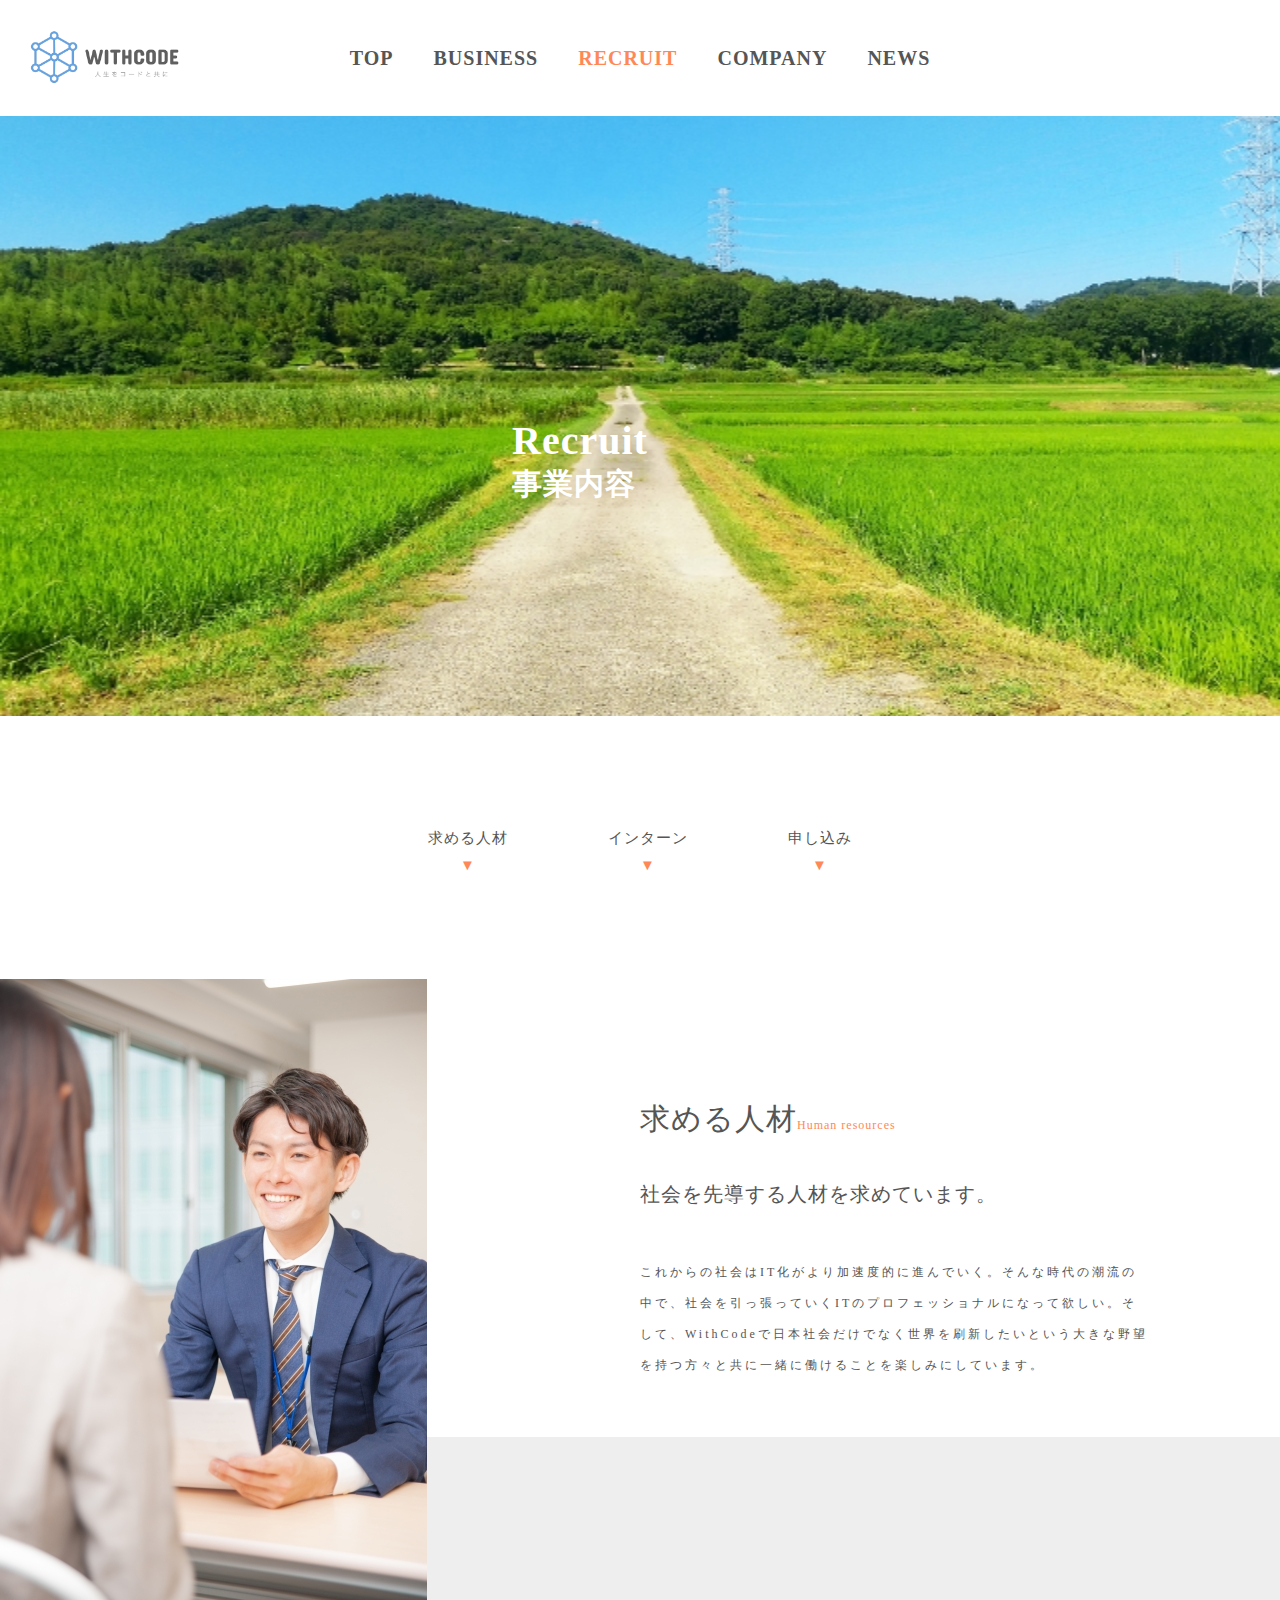
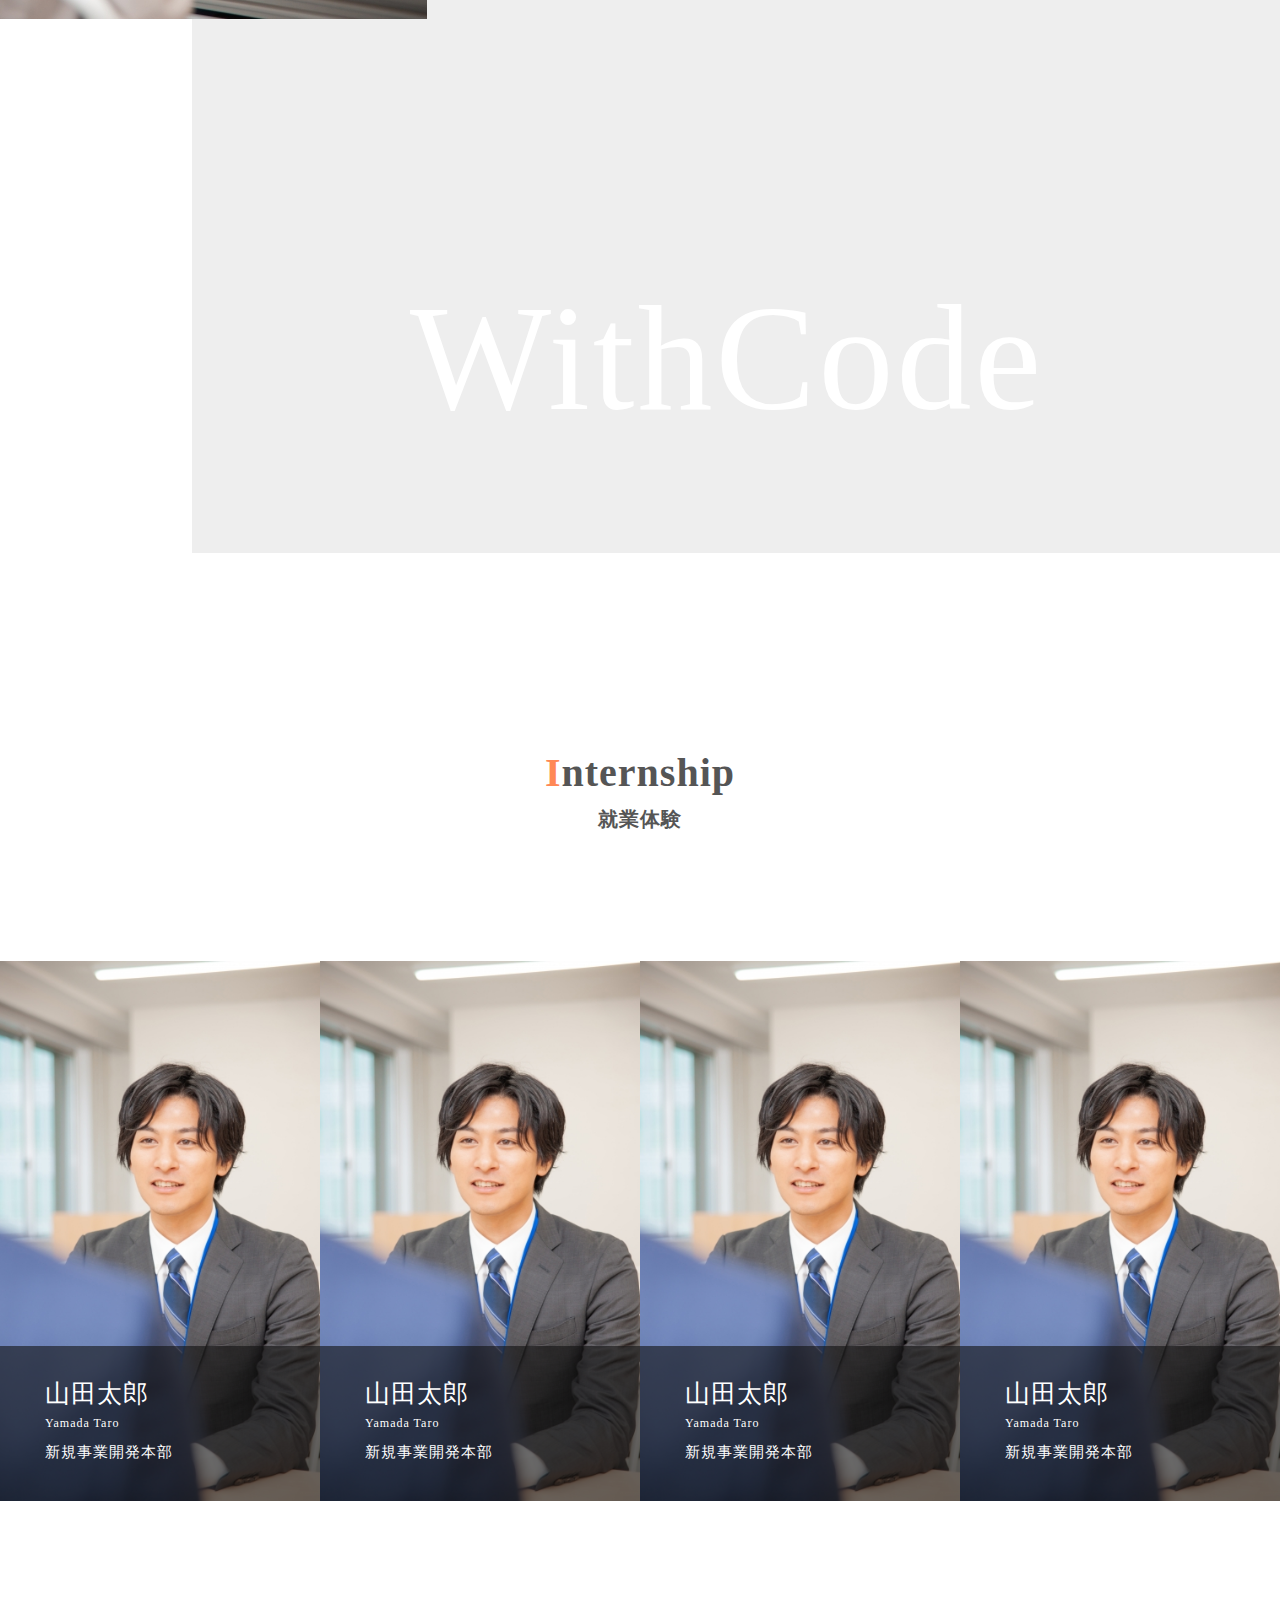
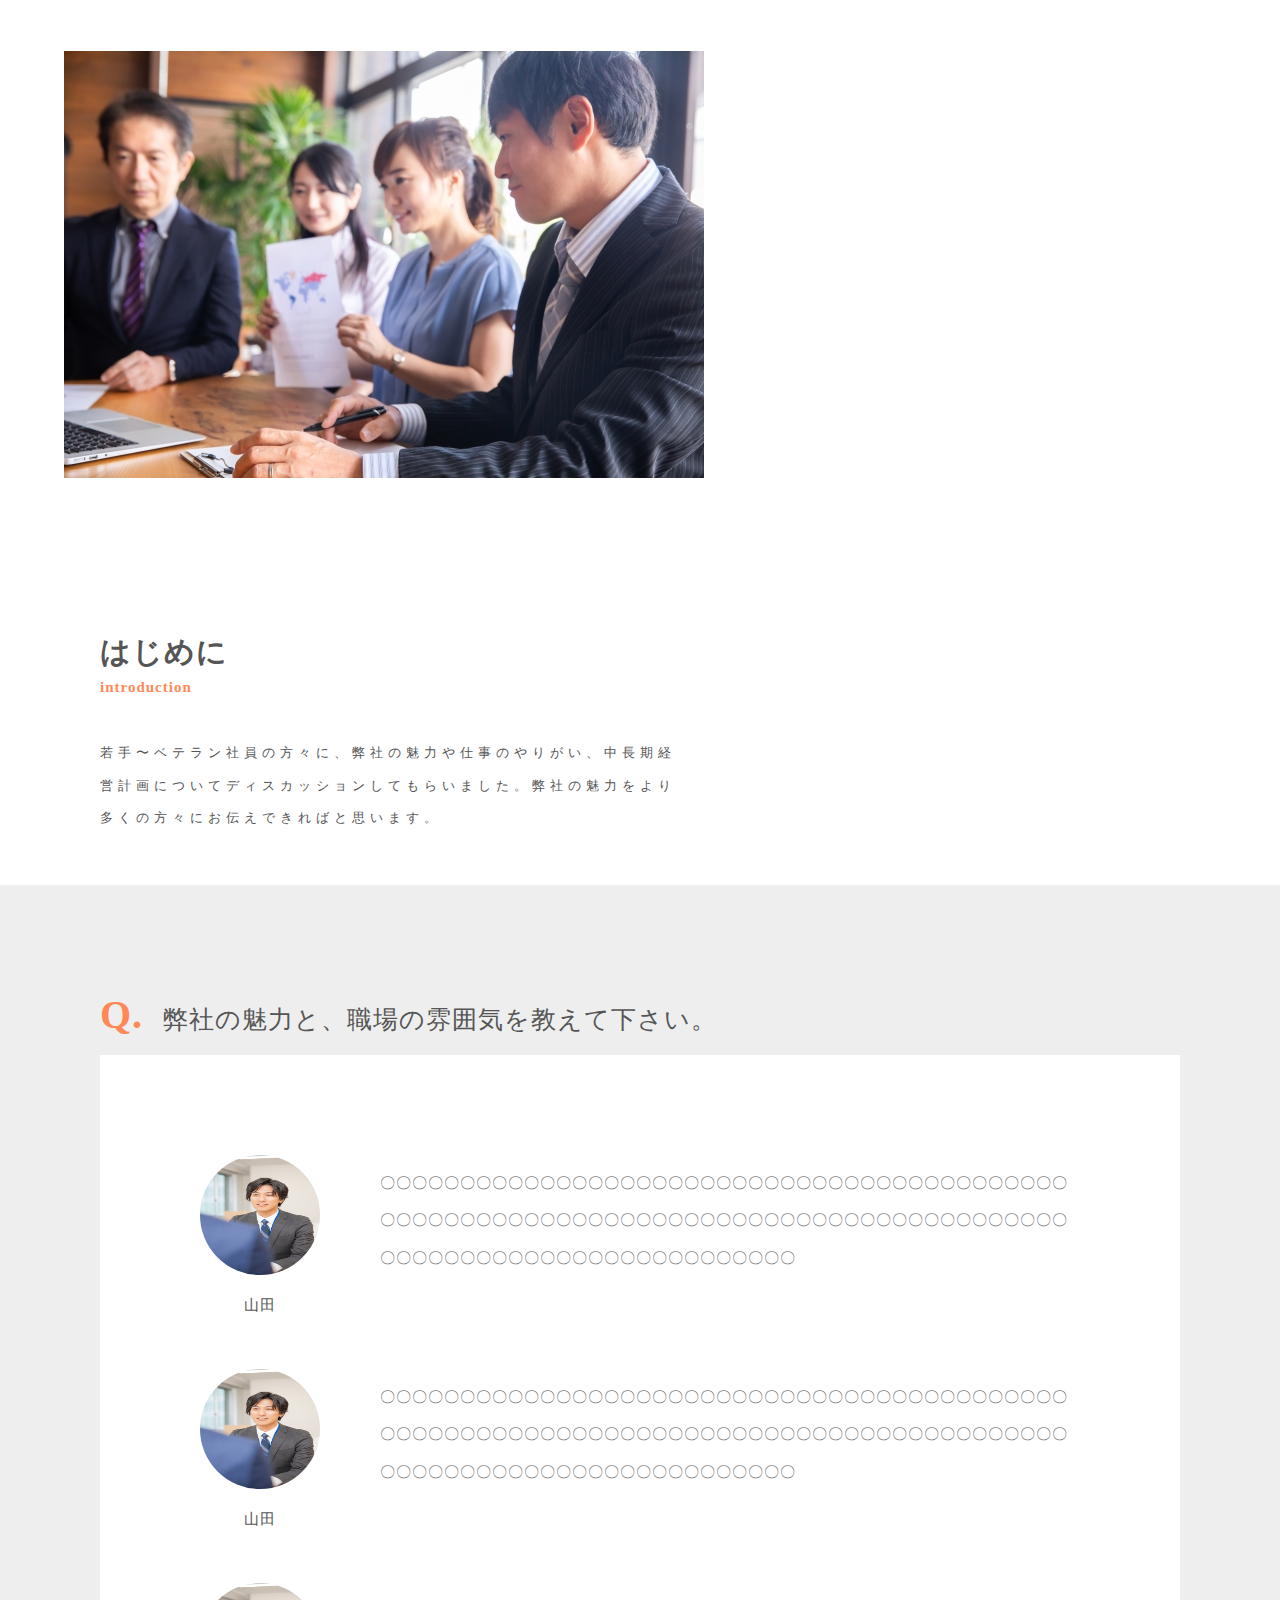
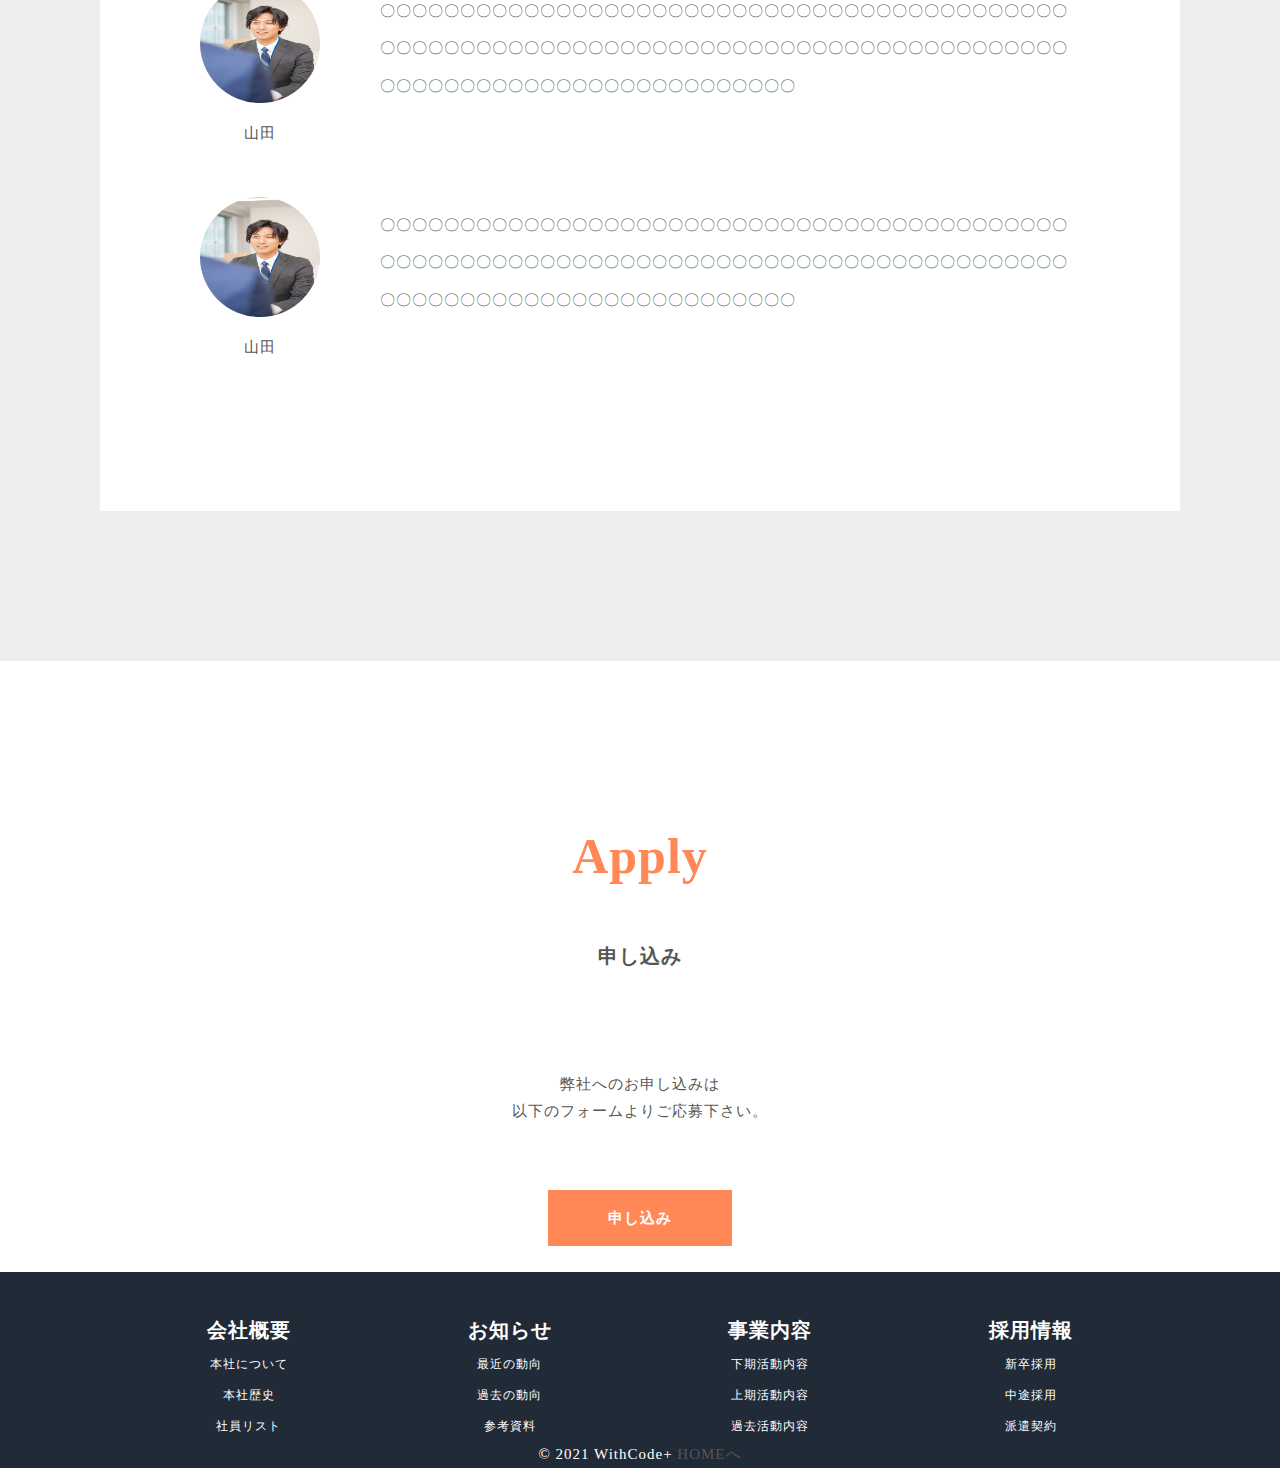
<file: html/recruit.html>
<!DOCTYPE html>
<html>
  <head>
    <meta charset="UTF-8">
    <title>プログラミング教材「WithCode+」</title>
    <meta name="description" content="「人生をコードと共に」というビジョンを達成するべく、皆さんのプログラミング学習をサポートします。">
    <meta name="keywords" content="IT,プログラミング,コミュニティ">
    <meta name="viewport" content="width=device-width, initial-scale=1.0">
    <meta property="og:title" content="プログラミング教材「WithCode+」">
    <meta property="og:type" content="article">
    <meta property="og:url" content="https://withcode-plus.tech">
    <meta property="og:image" content="img/logo.png">
    <meta property="og:description" content="「人生をコードと共に」というビジョンを達成するべく、皆さんのプログラミング学習をサポートします。">
    <meta property="og:site_name" content="プログラミング教材">
    <link rel="icon" href="../favicon.ico">
    <link rel="apple-touch-icon" sizes="180×180" href="../img/logo.png">
    <link rel="stylesheet" type="text/css" href="../css/reset.css">
    <link rel="stylesheet" type="text/css" href="../css/common1.css">
    <link rel="stylesheet" type="text/css" href="../css/common2.css">
    <link rel="stylesheet" type="text/css" href="../css/recruit.css">
  </head>
  <body>
    <header>
      <div class="header_all">
        <div class="header_inner">
        <a href="../index.html">
          <img src="../img/logo.png" alt="ロゴ画像">
        </a>
          <nav>
            <ul>
              <li><a href="../index.html">TOP</a></li>
              <li><a href="business.html" >BUSINESS</a></li>
              <li><a href="recruit.html" class="color">RECRUIT</a></li>
              <li><a href="company.html">COMPANY</a></li>
              <li><a href="news.html">NEWS</a></li>
            </ul>
          </nav>
        </div>
        <div class="top_inner">
          <img src="../img/recruit.png" alt="トップ画像">
          <h1>Recruit<br><small>事業内容</small></h1>
        </div>
      </div>
    </header>
    <main>
      <section class="recruit">
        <div class="recruit_inner">
          <div class="recruit_top">
            <ul>
              <li><a href="#recruit_list1">求める人材<br><small>▼</small></a></li>
              <li><a href="#recruit_list2">インターン<br><small>▼</small></a></li>
              <li><a href="#recruit_list3">申し込み<br><small>▼</small></a></li>
            </ul>
          </div>
          <div class="recruit_list" id="recruit_list1">
            <div class="recruit_item1">
              <img src="../img/top_recruit.png" alt="採用画像">
            </div>
            <div class="recruit_item2">
              <h2>求める人材<small>Human resources</small></h2>
              <h3>社会を先導する人材を求めています。</h3>
              <p>
                これからの社会はIT化がより加速度的に進んでいく。そんな時代の潮流の中で、社会を引っ張っていくITのプロフェッショナルになって欲しい。そして、WithCodeで日本社会だけでなく世界を刷新したいという大きな野望を持つ方々と共に一緒に働けることを楽しみにしています。
              </p>
            </div>
            <div class="recruit_bg">
              <div class="recruit_content">
                <div class="recruit_element">
                  <p>WithCode</p>
                </div>
              </div>
            </div>
          </div>
        </div>
      </section>
      <section class="intern" id="recruit_list2">
        <h1><span>I</span>nternship<br><small>就業体験<small></h1>
          <ul class="member">
            <li class="member1">
              <div class="member_info">
                <h2 class="member_name">
                  <p>山田太郎<br><small>Yamada Taro</small></p>
                </h2>
                <p class="member_department">新規事業開発本部</p>
              </div>
            </li>
            <li class="member1">
              <div class="member_info">
                <h2 class="member_name">
                  <p>山田太郎<br><small>Yamada Taro</small></p>
                </h2>
                <p class="member_department">新規事業開発本部</p>
              </div>
            </li>
            <li class="member1">
              <div class="member_info">
                <h2 class="member_name">
                  <p>山田太郎<br><small>Yamada Taro</small></p>
                </h2>
                <p class="member_department">新規事業開発本部</p>
              </div>
            </li>
            <li class="member1">
              <div class="member_info">
                <h2 class="member_name">
                  <p>山田太郎<br><small>Yamada Taro</small></p>
                </h2>
                <p class="member_department">新規事業開発本部</p>
              </div>
            </li>
          </ul>
          <div class="intern_intro">
            <div class="intro_img">
              <img src="../img/intern.png" alt="インターン画像">
            </div>
          </div>
          <div class="intro_txt">
            <h2>はじめに<br><small>introduction</small></h2>
            <p class="intro_descript">
              若手〜ベテラン社員の方々に、弊社の魅力や仕事のやりがい、中長期経営計画についてディスカッションしてもらいました。弊社の魅力をより多くの方々にお伝えできればと思います。
            </p>
          </div>
          <div class="discussion_talk">
            <div class="discussion_inner">
              <div class="question">
                <div class="question_ttl">
                  <p>
                    <span>Q.</span>弊社の魅力と、職場の雰囲気を教えて下さい。
                  </p>
                </div>
                <ul class="question_list">
                  <li>
                    <div class="question_member">
                      <img src="../img/member.png" alt="山田画像">
                      <p>山田</p>
                    </div>
                    <p class="question_txt">
                      〇〇〇〇〇〇〇〇〇〇〇〇〇〇〇〇〇〇〇〇〇〇〇〇〇〇〇〇〇〇〇〇〇〇〇〇〇〇〇〇〇〇〇〇〇〇〇〇〇〇〇〇〇〇〇〇〇〇〇〇〇〇〇〇〇〇〇〇〇〇〇〇〇〇〇〇〇〇〇〇〇〇〇〇〇〇〇〇〇〇〇〇〇〇〇〇〇〇〇〇〇〇〇〇〇〇〇〇〇〇〇〇
                    </p>
                  </li>
                  <li>
                    <div class="question_member">
                      <img src="../img/member.png" alt="山田画像">
                      <p>山田</p>
                    </div>
                    <p class="question_txt">
                      〇〇〇〇〇〇〇〇〇〇〇〇〇〇〇〇〇〇〇〇〇〇〇〇〇〇〇〇〇〇〇〇〇〇〇〇〇〇〇〇〇〇〇〇〇〇〇〇〇〇〇〇〇〇〇〇〇〇〇〇〇〇〇〇〇〇〇〇〇〇〇〇〇〇〇〇〇〇〇〇〇〇〇〇〇〇〇〇〇〇〇〇〇〇〇〇〇〇〇〇〇〇〇〇〇〇〇〇〇〇〇〇
                    </p>
                  </li>
                  <li>
                    <div class="question_member">
                      <img src="../img/member.png" alt="山田画像">
                      <p>山田</p>
                    </div>
                    <p class="question_txt">
                      〇〇〇〇〇〇〇〇〇〇〇〇〇〇〇〇〇〇〇〇〇〇〇〇〇〇〇〇〇〇〇〇〇〇〇〇〇〇〇〇〇〇〇〇〇〇〇〇〇〇〇〇〇〇〇〇〇〇〇〇〇〇〇〇〇〇〇〇〇〇〇〇〇〇〇〇〇〇〇〇〇〇〇〇〇〇〇〇〇〇〇〇〇〇〇〇〇〇〇〇〇〇〇〇〇〇〇〇〇〇〇〇
                    </p>
                  </li>
                  <li>
                    <div class="question_member">
                      <img src="../img/member.png" alt="山田画像">
                      <p>山田</p>
                    </div>
                    <p class="question_txt">
                      〇〇〇〇〇〇〇〇〇〇〇〇〇〇〇〇〇〇〇〇〇〇〇〇〇〇〇〇〇〇〇〇〇〇〇〇〇〇〇〇〇〇〇〇〇〇〇〇〇〇〇〇〇〇〇〇〇〇〇〇〇〇〇〇〇〇〇〇〇〇〇〇〇〇〇〇〇〇〇〇〇〇〇〇〇〇〇〇〇〇〇〇〇〇〇〇〇〇〇〇〇〇〇〇〇〇〇〇〇〇〇〇
                    </p>
                  </li>
                </ul>
              </div>
            </div>
          </div>
      </section>
      <section class="contact" id="recruit_list3">
        <div class="contact_inner">
          <h3>Apply<br><small>申し込み</small></h3>
          <P>
            弊社へのお申し込みは<br>以下のフォームよりご応募下さい。
          </P>
          <p class="btn"><a href="">申し込み</a></p>
        </div>
      </section>
    </main>
    <footer>
      <div class="footer-wrap">
        <div class="menu-left">
          <h3><a href="html/company.html">会社概要</a></h3>
          <ul class="footer-left">
            <li><a href="#">本社について</a></li>
            <li><a href="#">本社歴史</a></li>
            <li><a href="#">社員リスト</a></li>
          </ul>
        </div>
        <div class="menu-center">
          <h3><a href="html/news.html">お知らせ</a></h3>
          <ul class="footer-center">
            <li><a href="#">最近の動向</a></li>
            <li><a href="#">過去の動向</a></li>
            <li><a href="#">参考資料</a></li>
          </ul>
        </div>
        <div class="menu-R">
          <h3><a href="html/business.html">事業内容</a></h3>
          <ul class="footer-R">
            <li><a href="#">下期活動内容</a></li>
            <li><a href="#">上期活動内容</a></li>
            <li><a href="#">過去活動内容</a></li>
          </ul>
        </div>
        <div class="menu-right">
          <h3><a href="html/recruit.html">採用情報</a></h3>
          <ul class="footer-right">
            <li><a href="#">新卒採用</a></li>
            <li><a href="#">中途採用</a></li>
            <li><a href="#">派遣契約</a></li>
          </ul>
        </div>
        <p class="copyright">©︎ 2021 WithCode+
          <a href="#">HOMEへ</a>
        </p>
      </div>
    </footer>
  </body>
</html>
</file>
<file: css/common1.css>
@charset "UTF-8";

body {
  font-size: 15px;
  line-height: 1.8;
  letter-spacing: 1px;
  word-break: break-all;
  color: #555;
}
a {
  text-decoration: none;
  color: #555;
}
li {
  list-style: none;
}
</file>
<file: css/index.css>
@charset "UTF-8";
.header_all {
  width: 100%;
  position: relative;
}
.header_inner img {
  position: absolute;
  width: 150px;
  padding: 30px;

}
.header_inner nav ul {
  display: table;
  table-layout: fixed;
  margin: auto;
  border-spacing: 40px;
}
.header_inner nav ul li {  
  display: table-cell;
  font-weight: bold;
}
.header_inner nav ul li a{
  position: relative;
  display: inline-block;
  text-align: center;
  font-size: 20px;
}
.header_inner nav ul li .color {
  color: #ff8856;
}
.header_inner nav ul a::after {
  position: absolute;
  bottom: -4px;
  left: 0;
  content: '';
  width: 100%;
  height: 2px;
  background:skyblue;
  transform: scale(0, 1);
  transform-origin: left top;
  transition: transform .3s;
}
.header_inner nav ul a:hover::after {
  transform: scale(1, 1);
}
.top_inner {
  width:100%;
  position: relative;
}
.top_inner img {
  width: 100%;
}
.top_title {
  position: absolute;
  line-height: 1;
  text-align: center;
  top: 30%;
  left: 30%;
}
.top_inner h1 {
  font-size: 100px;
  color: #ff8856;
}
.top_inner h2 {
  font-size: 80px;
  color:#333;
}
.top_inner h2 small {
 font-size: 30px;
 color:white;
}
.section {
  margin: 150px 0;
}
.news {
  display: grid;
  position: relative;
  width: 70%;
  margin: 0 auto;
  padding: 50px 0 30px;
}
.news h3 {
  text-align: center;
  font-size: 40px;
  color: #ff8856;
  font-weight: bold;
  line-height: 1;
}
.news h3 small {
  font-size: 20px;
}
.news .news_list {
  margin: 0 50px;
  text-align: left;
  padding: 30px;
}
.news .news_list li {
  width: 100%;
  margin-right: 3%;
  padding: 0 0 20px 20px;
  border-bottom: 0.5px solid #888;
  font-size: 18px;
}
.news .more {
  border:solid 1px#ff8856;;
  text-align: center;
  width: 20%;
  margin: 20px auto;
  padding: 10px;
}
.news .more a {
  color: black;
  font-weight: bold;
}
.feature {
  display: inline-block;
  position: relative;
  width: 100%;
}
.feature_inner {
  text-align: center;
}
.feature_inner h4 {
  font-size: 40px;
  color: #ff8856;
}
.feature_inner small {
  text-align: left;
  font-size: 20px;
  font-weight: bold;
}
.feature_bg {
  display: flex;
  width: 100%;
  height: 450px;
  background-color: cornsilk;
  margin-right: 20px;
  align-items: center;
  justify-content: space-around;
}
.feature img {
  width: 30%;
  height: 400px;
}
.feature_bg p {
  width: 60%;
  height: 400px;
  font-size: 20px;
  line-height: 2.5;
  padding-top: 100px;
}
.service {
  display: inline-block;
  position: relative;
  width: 100%;
}
.service h3 {
  text-align: center;
  font-size: 50px;
  color: #ff8856;
  line-height: 1;
}
.service small {
  font-size: 20px;
  color: #555;
}
.service_bg {
  background-image: url("../img/service_bg.png");
  background-size: cover;
  height: 900px;
  margin-top: 5%;
  text-align: center;
}
.service_item {
  width: 25%;
  display: inline-block;
  height: 600px;
  margin-top: 100px;
  background-color: rgba(255, 255, 255, 0.8);
  padding: 50px 30px;
}
.service_item img {
  width: 250px;
  height: 250px;
  margin: 0 auto;
}
.service_item h4 {
  font-size: 30px;
  padding-top: 20px;
}
.service_item small {
  font-size: 13px;
  color: #ff8856;
  font-weight: bold;
}
.service_item p {
  padding: 10px;
  line-height: 2;
}
.service .btn a {
  background: #ff8856;
  padding: 20px 60px;
  position: relative;
  top: 90px;
  color: #fff;
  font-weight: bold;
}
.recruit {
  display: inline-block;
  position: relative;
  width: 100%;
}
.recruit_inner {
  width: 40%;
  position: relative;
  left: 100px;
  top: 280px;
  z-index: 1;
}
.recruit h3 {
  font-size: 50px;
  color: #ff8856;
}
.recruit h3 small {
  font-size: 20px;
  color: #555;
  font-weight: bold;
}
.recruit h4 {
  font-size: 25px;
  padding-top: 40px;
  color: #222;
}
.recruit p {
  line-height: 2.5;
  padding-top: 50px;
}
.recruit .btn a {
  text-align: center;
  background: #ff8856;
  padding: 20px 60px;
  position: relative;
  top: 90px;
  color: #fff;
  font-weight: bold;
}
.recruit img {
  position: relative;
  float: right;
  width: 35%;
  height: auto;
  z-index: 1;
  bottom: 500px;
}
.recruit_bg {
  width: 80%;
  height: 600px;
  background-color: #eee;
  position: absolute;
  bottom: 150px;
  z-index: 0;
}
.contact {
  position: relative;
  width: 100%;
}
.contact h3 {
  font-size: 50px;
  color: #ff8856;
  text-align: center;
}
.contact h3 small {
  font-size: 20px;
  color: #555;
}
.contact p {
  width: 40%;
  margin: 0 auto;
  text-align: center;
  padding-top: 80px;
}
.contact .btn a {
  text-align: center;
  position: relative;
  background: #ff8856;
  padding: 20px 60px;
  color: #fff;
  font-weight: bold;
}
.footer-wrap , .menu-left, .menu-center, .menu-R, .menu-right {
  display: inline-block;
  width: 20%;
  margin: 40px 0px 0px 0px;
}
.footer-wrap ul {
  padding: 0;
  line-height: 30px;
}
.footer-wrap ul li a{
  color: #fff;
  font-size: 12px;
}
.footer-wrap {
  width: 100%;
  background-color:#212a37;
  color: #fff;
  text-align: center;
}
.footer-wrap h3 a{
  color: #fff;
  font-size: 20px;
}
.footer-wrap h3 a:hover{
  color: #ff8856;
}
.footer-wrap a:hover {
  color: skyblue;
}
.footer-wrap .cmark {
  display: block;
  padding: 10px;
  border-top: 1px solid gray;
  width: 80%;
  margin: 0 auto;
  color: gray;
}
</file>
<file: css/common2.css>
@charset "UTF-8";

.header_all {
  width: 100%;
  position: relative;
}
.header_inner img {
  position: absolute;
  width: 150px;
  padding: 30px;
}
.header_inner nav ul {
  display: table;
  table-layout: fixed;
  margin: auto;
  border-spacing: 40px;
}
.header_inner nav ul li {  
  display: table-cell;
  font-weight: bold;
}
.header_inner nav ul li a{
  position: relative;
  display: inline-block;
  text-align: center;
  font-size: 20px;
}
.header_inner nav ul li .color {
  color: #ff8856;
}
.header_inner nav ul a::after {
  position: absolute;
  bottom: -4px;
  left: 0;
  content: '';
  width: 100%;
  height: 2px;
  background:skyblue;
  transform: scale(0, 1);
  transform-origin: left top;
  transition: transform .3s;
}
.header_inner nav ul a:hover::after {
  transform: scale(1, 1);
}
.top_inner {
  width: 100;
  position: relative;
}
.top_inner img {
  width: 100%;
  height: 600px;
}
.top_inner h1 {
  position: absolute;
  font-size: 40px;
  color: white;
  top: 50%;
  left: 40%;
  bottom: 0;
  line-height: 1;
}
.top_inner h1 small {
  font-size: 30px;
  color:white;
}
.contact {
  position: relative;
  width: 100%;
}
.contact h3 {
  font-size: 50px;
  color: #ff8856;
  text-align: center;
}
.contact h3 small {
  font-size: 20px;
  color: #555;
}
.contact p {
  width: 40%;
  margin: 0 auto;
  text-align: center;
  padding-top: 80px;
}
.contact .btn a {
  text-align: center;
  position: relative;
  background: #ff8856;
  padding: 20px 60px;
  color: #fff;
  font-weight: bold;
}
.footer-wrap , .menu-left, .menu-center, .menu-R, .menu-right {
  display: inline-block;
  width: 20%;
  margin: 40px 0px 0px 0px;
}
.footer-wrap ul {
  padding: 0;
  line-height: 30px;
}
.footer-wrap ul li a{
  color: #fff;
  font-size: 12px;
}
.footer-wrap {
  width: 100%;
  background-color:#212a37;
  color: #fff;
  text-align: center;
}
.footer-wrap h3 a{
  color: #fff;
  font-size: 20px;
}
.footer-wrap h3 a:hover{
  color: #ff8856;
}
.footer-wrap a:hover {
  color: skyblue;
}
.footer-wrap .cmark {
  display: block;
  padding: 10px;
  border-top: 1px solid gray;
  width: 80%;
  margin: 0 auto;
  color: gray;
}
</file>
<file: css/business.css>
@charset "UTF-8";

.business_top {
  width: 100%;
  display: flex;
  justify-content: center;
  align-items: center;
}
.business_top ul {
  display: inline-flex;
  padding: 50px 0;
}
.business_top li {
  text-align: center;
  padding: 50px;
}
.business_top li a {
  color: #555;
}
.business_top li a:hover {
  opacity: 0.5;
}
.business_top li small {
  color: #ff8856;
}
#business_list1,
#business_list2,
#business_list3 {
  display: inline-block;
}
.business_list {
  width: 100%;
}
.business_list h1 {
  font-size: 30px;
  font-weight: normal;
  color: #555;
  line-height: 0.8;
  padding-bottom: 7%;
}
.business_list h1 small {
  font-size: 12px;
  color: #ff8856;
}
.business_list h2 {
  font-size: 20px;
  color: #555;
  font-weight: normal;
  padding-bottom: 7%;
}
.business_list p {
  width: 80%;
  font-size: 12px;
  color: #555;
  letter-spacing: 3px;
  line-height: 2.6;
}
.business_item1 {
  width: 40%;
  display: inline-block;
  position: relative;
  z-index: 2;
  overflow: hidden;
}
.business_item2 {
  width: 50%;
  float: right;
  margin-top: 10%;
  position: relative;
  z-index: 2;
}
.business_item1_reverse {
  width: 40%;
  display: inline-block;
  position: relative;
  z-index: 2;
  float: right;
  overflow: hidden;
}
.business_item2_reverse {
  width: 50%;
  display: inline-block;
  float: left;
  margin-top: 10%;
  position: relative;
  z-index: 2;
  margin-left: 10%;
}
.business_bg {
  background: #eee;
  width: 85%;
  height: auto;
  float: right;
  position: relative;
  bottom: 200px;
  z-index: 0;
}
.business_element {
  padding: 30% 0 5%;
}
.business_element ul {
  background: #fff;
  width: 50%;
  display: flex;
  flex-wrap: wrap;
  padding: 60px 100px;
  margin: auto;
}
.business_element ul li {
  list-style: disc;
  width: 40%;
  margin-bottom: 20px;
}
.business_element ul li:last-child {
  margin-bottom: 0;
}
.business_bg .btn {
  float: right;
  width: 13%;
  text-align: center;
  background: #ff8856;
  padding: 10px 20px;
  margin: 0 17% 8% 0;
}

.business_bg .btn a {
  color: #fff;
  font-size: 15px;
}
.section {
  margin: 100px 0;
}
.letter {
  width: 980px;
  margin: 0 auto 150px;
  padding: 0 20px;
}
.letter_inner {
  border: 1px solid #111;
  padding: 50px;
}
.letter_inner h1 {
  background-color: #fff;
  text-align: center;
  font-size: 30px;
  position: relative;
  bottom: 75px;
  width: 30%;
  margin: 0 auto 50px;
  padding: 0 50px;
}
.letter_list h2 {
  font-size: 30px;
  line-height: 1;
  margin-bottom: 50px;
  font-weight: normal;
}
.letter_list h2 small {
  font-size: 15px;
  color: #ff8856;
}
.letter_item p {
  letter-spacing: 3px;
  line-height: 3;
  margin-bottom: 50px;
}
.letter_item p img {
  width: 100%;
  height: auto;
}
</file>
<file: css/company.css>
@charset "UTF-8";

.company {
  width: 100%;
  display: inline-block;
}
.company_inner {
  margin-top: 150px;
}
.company_list {
  width: 80%;
  margin: 0 auto 150px;
}
.company_list li {
  display: flex;
  margin-bottom: 30px;
}
.company_list li span {
  width: 20%;
  margin-right: 3%;
  padding: 0 0 30px 20px;
  border-bottom: 1px solid #444;
  font-size: 18px;
}
.company_list li p {
  width: 80%;
  padding: 0 0 30px 20px;
  border-bottom: 1px solid #ccc;
}
.company_list li p a {
  color: #ff8856;
}
</file>
<file: css/news.css>
@charset "UTF-8";

.news {
  width: 100%;
  margin-top: 150px;
  display: inline-block;
}
.news_inner {
  display: flex;
  max-width: 1000px;
  margin: 0 auto 150px;
}
.news_main {
  width: 70%;
  margin-right: 15%;
}
.news_list li {
  display: flex;
  margin-bottom: 30px;
  padding-bottom: 30px;
  border-bottom: 1px solid #ddd;
}
.news_date {
  width: 150px;
  margin-right: 60px;
}
.news_category {
  font-weight: bold;
  padding: 2px 5px;
  border: 1px solid #ff8856;
  font-size: 12px;
  color: #ff8856;
}
.news_ttl {
  margin-left: 60px;
}
.news_side {
  width: 25%;
}
.news_side_link {
  margin-bottom: 100px;
}
.news_side_link p {
  margin-bottom: 30px;
  font-size: 20px;
  font-weight: bold;
}
.news_side_list li {
  position: relative;
  margin-bottom: 15px;
  padding-left: 18px;
  line-height: 1.7;
}
.news_side_list li::before {
  content: "";
  position: absolute;
  top: 8px;
  left: 0;
  border-style: solid;
  border-width: 3px;
}
</file>
<file: css/recruit.css>
@charset "UTF-8";

.recruit_top {
  width: 100%;
  display: flex;
  justify-content: center;
  align-items: center;
}
.recruit_top ul {
  display: inline-flex;
  padding: 50px 0;
}
.recruit_top li {
  text-align: center;
  padding: 50px;
}
.recruit_top li a {
  color: #555;
}
.recruit_top li a:hover {
  opacity: 0.5;
}
.recruit_top li small {
  color: #ff8856;
}
#recruit_list1,
#recruit_list2,
#recruit_list3 {
  display: inline-block;
}
.recruit_list {
  width: 100%;
}
.recruit_list h2 {
  font-size: 30px;
  font-weight: normal;
  color: #555;
  line-height: 0.8;
  padding-bottom: 7%;
}
.recruit_list h2 small {
  font-size: 12px;
  color: #ff8856;
}
.recruit_list h3 {
  font-size: 20px;
  color: #555;
  font-weight: normal;
  padding-bottom: 7%;
}
.recruit_list p {
  width: 80%;
  font-size: 12px;
  color: #555;
  letter-spacing: 3px;
  line-height: 2.6;
}
.recruit_item1 {
  width: 40%;
  display: inline-block;
  position: relative;
  z-index: 2;
  overflow: hidden;
}
.recruit_item2 {
  width: 50%;
  float: right;
  margin-top: 10%;
  position: relative;
  z-index: 2;
}
.recruit_bg {
  background: #eee;
  width: 85%;
  height: auto;
  float: right;
  position: relative;
  bottom: 200px;
  z-index: 0;
}
.recruit_element {
  padding: 30% 0 5%;
}
.recruit_element p {
  font-size: 150px;
  color: #fff;
  white-space: nowrap;
  overflow: hidden;
  float: right;
}
.intern {
  display: inline-block;
}
.intern h1 {
  font-size: 40px;
  text-align: center;
  line-height: 1;
  margin-bottom: 10%;
}
.intern h1 span {
  color: #ff8856;
}
.intern h1 small {
  font-size: 20px;
}
.member {
  display: flex;
  width: 100%;
}
.member li {
  display: inline-flex;
  align-items: flex-end;
  width: 25%;
  height: 540px;
}
.member .member1 {
  background: url(../img/member.png) center center no-repeat;
  background-size: cover;
}.member_info {
  position: relative;
  width: 100%;
  padding: 35px 45px;
  background-color: rgba(17, 17, 17, 0.6);
  color: #fff;
  overflow: hidden;
}
.member_name p {
  font-size: 25px;
  line-height: 1;
  font-weight: normal;
}
.member_name p small {
  font-size: 12px;
  font-weight: normal;
}
.member_department {
  padding-top: 8px;
}
.intern_intro {
  width: 90%;
  display: flex;
  align-items: center;
  position: relative;
  margin-bottom: 80px;
  padding: 150px 0;
  margin: 0 auto;
}
.intro_txt {
  width: 45%;
  padding: 0 100px 50px 100px;
}
.intro_txt h2 {
  font-size: 30px;
  line-height: 1;
  color: #555;
  margin-bottom: 40px;
}
.intro_txt h2 small {
  font-size: 15px;
  color: #ff8856;
}
.intro_descript {
  font-size: 13px;
  letter-spacing: 5px;
  line-height: 2.5;
  color: #555;
}
.discussion_talk {
  margin-bottom: 150px;
  padding: 100px 100px 150px;
  background-color: #eee;
}
.question_ttl {
  font-size: 25px;
  line-height: 1.5;
  padding-bottom: 10px;
}
.question_ttl p span {
  font-weight: bold;
  font-size: 40px;
  padding-right: 20px;
 color: #ff8856;
}
.question_list {
  padding: 100px;
  background-color: #fff;
}
.question_list li {
  display: flex;
  margin-bottom: 50px;
}
.question_member {
  margin-right: 60px;
}
.question_member img {
  width: 120px;
  height: 120px;
  border-radius: 100px;
}
.question_member p {
  margin-top: 8px;
  text-align: center;
}
.question_txt {
  width: 80%;
  padding-top: 10px;
  line-height: 2.5;
}
</file>
